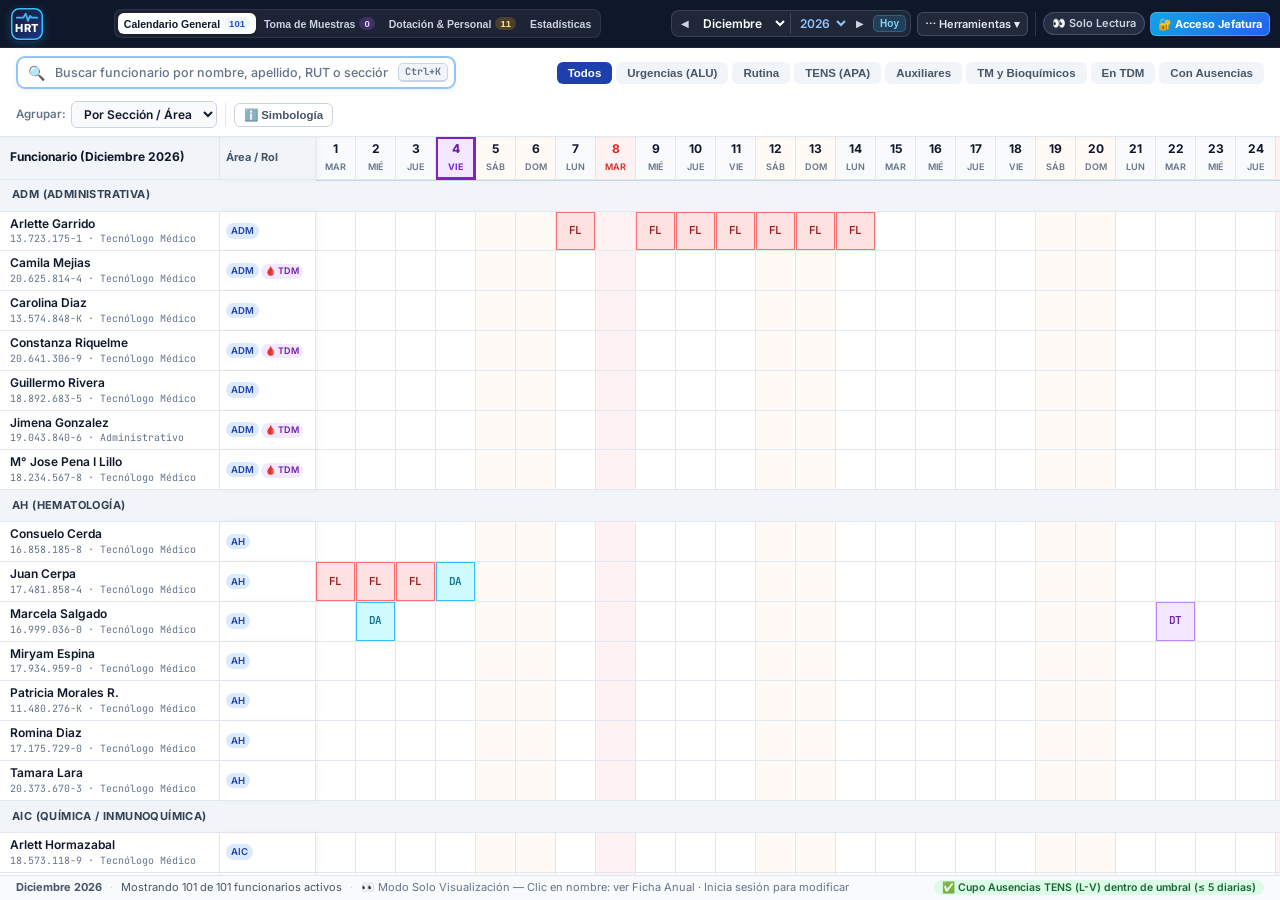
<file: index.html>
<!DOCTYPE html>
<html lang="es">
<head>
  <meta charset="UTF-8" />
  <meta name="viewport" content="width=device-width, initial-scale=1.0" />
  <title>Sistema de Gestión de Turnos y Dotación — Laboratorio Clínico HRT</title>
  <link rel="preconnect" href="https://fonts.googleapis.com">
  <link rel="preconnect" href="https://fonts.gstatic.com" crossorigin>
  <link href="https://fonts.googleapis.com/css2?family=Inter:wght@400;500;600;700;800&family=JetBrains+Mono:wght@500;600;700&display=swap" rel="stylesheet">
  <link rel="icon" type="image/svg+xml" href="data:image/svg+xml,%3Csvg xmlns='http://www.w3.org/2000/svg' viewBox='0 0 40 40'%3E%3Cdefs%3E%3ClinearGradient id='bg' x1='0%25' y1='0%25' x2='100%25' y2='100%25'%3E%3Cstop offset='0%25' stop-color='%230f172a'/%3E%3Cstop offset='100%25' stop-color='%231e3a8a'/%3E%3C/linearGradient%3E%3C/defs%3E%3Crect x='2' y='2' width='36' height='36' rx='9' fill='url(%23bg)' stroke='%2338bdf8' stroke-width='2'/%3E%3Cpath d='M8 12.5h7.8l2.6-4.7 2.8 8.4 2.4-5.8 1.8 2.1H32' fill='none' stroke='%2338bdf8' stroke-width='2.1' stroke-linecap='round' stroke-linejoin='round'/%3E%3Ctext x='20' y='29.5' text-anchor='middle' fill='%23ffffff' font-family='Inter,Segoe UI,Arial,sans-serif' font-weight='800' font-size='13' letter-spacing='0.6'%3EHRT%3C/text%3E%3C/svg%3E" />
  <link rel="stylesheet" href="styles.css" />
</head>
<body>
  <!-- ==================================================================== -->
  <!-- NIVEL 1: CABECERA INSTITUCIONAL INTEGRADA (1 SOLA LÍNEA LIMPIA)       -->
  <!-- ==================================================================== -->
  <header class="topbar">
    <div class="brand">
      <div class="brand-logo" title="Hospital Regional de Talca — Laboratorio Clínico">
        <svg class="brand-emblem-svg" viewBox="0 0 40 40" fill="none" xmlns="http://www.w3.org/2000/svg" aria-hidden="true">
          <defs>
            <linearGradient id="hrtExecBg" x1="0" y1="0" x2="40" y2="40" gradientUnits="userSpaceOnUse">
              <stop offset="0%" stop-color="#0f172a" />
              <stop offset="100%" stop-color="#1e3a8a" />
            </linearGradient>
          </defs>
          <!-- Marco e insignia ejecutiva oscura con borde cian clínico -->
          <rect x="2" y="2" width="36" height="36" rx="9" fill="url(#hrtExecBg)" stroke="#38bdf8" stroke-width="1.9" />
          <!-- Onda de pulso clínico (ECG) superior -->
          <path d="M8 12.5H15.8L18.4 7.8L21.2 16.2L23.6 10.4L25.4 12.5H32" stroke="#38bdf8" stroke-width="2.1" stroke-linecap="round" stroke-linejoin="round" />
          <!-- Monograma institucional HRT -->
          <text x="20" y="29.5" text-anchor="middle" fill="#ffffff" font-family="'Inter', 'Segoe UI', sans-serif" font-weight="800" font-size="13" letter-spacing="0.5">HRT</text>
        </svg>
      </div>
      <div class="brand-text">
        <h1>Laboratorio Clínico</h1>
        <p class="subtitle">Gestión de Turnos y Dotación</p>
      </div>
    </div>

    <!-- Pestañas Principales Integradas en la Cabecera -->
    <nav class="main-tabs" aria-label="Navegación Principal">
      <div class="tab-list">
        <button class="tab-btn active" data-tab="calendar">
          Calendario General <span class="tab-pill" id="badgeTotalStaff">0</span>
        </button>
        <button class="tab-btn" data-tab="tdm">
          Toma de Muestras <span class="tab-pill tab-pill-purple" id="badgeTdmCount">0</span>
        </button>
        <button class="tab-btn" data-tab="directory">
          Dotación &amp; Personal <span class="tab-pill tab-pill-warn" id="badgeIncompleteStaff">0</span>
        </button>
        <button class="tab-btn" data-tab="analytics">
          Estadísticas
        </button>
        <button class="tab-btn hidden" data-tab="audit" id="tabBtnAudit" data-role-req="editor" title="Historial de quién otorgó días o modificó turnos (Solo Jefatura y Administrador)">
          📋 Trazabilidad <span class="tab-pill tab-pill-cyan" id="badgeAuditCount">0</span>
        </button>
      </div>
    </nav>

    <!-- Selector de Periodo y Acciones Globales Compactas -->
    <div class="topbar-controls">
      <div class="period-selector" id="monthControlGroup">
        <button id="btnPrevMonth" class="btn-icon" title="Mes Anterior">◀</button>
        <select id="monthSelect" class="select-period" aria-label="Mes">
          <option value="1">Enero</option>
          <option value="2">Febrero</option>
          <option value="3">Marzo</option>
          <option value="4">Abril</option>
          <option value="5">Mayo</option>
          <option value="6">Junio</option>
          <option value="7">Julio</option>
          <option value="8">Agosto</option>
          <option value="9">Septiembre</option>
          <option value="10">Octubre</option>
          <option value="11">Noviembre</option>
          <option value="12">Diciembre</option>
        </select>
        <select id="yearSelect" class="select-period select-year" aria-label="Año">
          <option value="2026" selected>2026</option>
          <option value="2027">2027</option>
        </select>
        <button id="btnNextMonth" class="btn-icon" title="Mes Siguiente">▶</button>
        <button id="btnCurrentMonth" class="btn-today-chip" title="Ir a Octubre 2026">Hoy</button>
      </div>

      <div class="action-buttons">
        <button id="btnUndoAction" class="btn-topbar-icon" data-role-req="editor" title="Deshacer última modificación (Ctrl+Z)" disabled>
          ↩️
        </button>
        <button id="btnQuickRangeAbsence" class="btn btn-primary" data-role-req="editor" title="Registrar vacaciones, licencias médicas, días administrativos o permisos por rango de fechas">
          + Ausencia
        </button>
        <button id="btnOpenShiftManager" class="btn btn-topbar-subtle" data-role-req="editor" title="Generar ciclos de 4to Turno, pasar a Diurno o intercambiar rotaciones">
          ⚙️ Rotaciones
        </button>

        <!-- Menú desplegable de utilidades secundarias para evitar saturación visual -->
        <div class="dropdown-wrapper" id="moreToolsDropdown">
          <button type="button" id="btnMoreTools" class="btn btn-topbar-subtle" title="Más herramientas y exportación">
            ⋯ Herramientas ▾
          </button>
          <div class="dropdown-menu hidden" id="moreToolsMenu">
            <button type="button" id="btnExportCSV" class="dropdown-item">
              <span>📥</span>
              <div>
                <strong>Exportar Vista a CSV</strong>
                <small>Descarga planilla del mes compatible con Excel</small>
              </div>
            </button>
            <button type="button" id="btnGenerate2027" class="dropdown-item" data-role-req="admin">
              <span>✨</span>
              <div>
                <strong>Proyectar Año 2027</strong>
                <small>Calcula continuidad de 4to turno hacia 2027</small>
              </div>
            </button>
            <button type="button" id="btnExportBundle" class="dropdown-item" data-role-req="admin">
              <span>💾</span>
              <div>
                <strong>Guardar Base para Red (data_bundle.js)</strong>
                <small>Consolida nombres, turnos y trazabilidad</small>
              </div>
            </button>
            <button type="button" id="btnOpenCloudConfig" class="dropdown-item" data-role-req="admin">
              <span>☁️</span>
              <div>
                <strong>Conexión Web / Google Apps Script</strong>
                <small>Sincronización en la nube y estado de red</small>
              </div>
            </button>
            <hr class="dropdown-divider" data-role-req="admin" />
            <button type="button" id="btnSyncBaseData" class="dropdown-item dropdown-item-danger" data-role-req="admin">
              <span>🔄</span>
              <div>
                <strong>Restaurar Base Oficial</strong>
                <small>Recarga datos desde TURNOS 2026.xlsx</small>
              </div>
            </button>
          </div>
        </div>
      </div>

      <!-- Bloque de Control de Usuario y Sesión (Visualización vs Jefatura / Administrador) -->
      <div class="auth-topbar-box" id="authTopbarBox">
        <!-- Estado 1: Usuario Estándar sin sesión (Modo Solo Visualización) -->
        <div class="auth-guest-view" id="authGuestView">
          <span class="viewer-mode-pill" title="Acceso estándar de solo lectura. Inicia sesión para marcar días o editar turnos.">
            👀 Solo Lectura
          </span>
          <button type="button" id="btnOpenLoginModal" class="btn btn-login-topbar" title="Iniciar sesión como Jefatura o Administrador para modificar el calendario">
            🔐 Acceso Jefatura
          </button>
        </div>

        <!-- Estado 2: Sesión Iniciada (Jefatura o Administrador) -->
        <div class="auth-logged-view hidden" id="authLoggedView">
          <div class="logged-user-chip" id="loggedUserChip" title="Sesión activa con permisos de edición y trazabilidad">
            <span class="role-dot" id="loggedRoleDot"></span>
            <div class="logged-user-meta">
              <strong id="loggedUserName">Jefatura</strong>
              <small id="loggedUserRole">Jefatura</small>
            </div>
          </div>
          <button type="button" id="btnOpenUserManager" class="btn btn-topbar-subtle" data-role-req="admin" title="Administrar usuarios, roles y contraseñas">
            🔑 Usuarios
          </button>
          <button type="button" id="btnLogout" class="btn btn-logout-topbar" title="Cerrar sesión y volver a modo Solo Visualización">
            Salir
          </button>
        </div>
      </div>
    </div>
  </header>

  <!-- ==================================================================== -->
  <!-- NIVEL 2: BARRA DE TRABAJO CONTEXTUAL DEL CALENDARIO (1 LÍNEA)         -->
  <!-- ==================================================================== -->
  <section class="calendar-toolbar" id="calendarQuickBar">
    <!-- Protagonista: Buscador Rápido de Funcionario (Izquierda / Centro) -->
    <div class="search-hero-wrapper" id="searchHeroWrapper">
      <div class="search-box search-box-hero" id="globalSearchBox">
        <span class="search-hero-icon" aria-hidden="true">🔍</span>
        <input
          type="text"
          id="globalSearch"
          placeholder="Buscar funcionario por nombre, apellido, RUT o sección..."
          autocomplete="off"
          aria-label="Buscar funcionario en el calendario"
        />
        <span id="searchMatchBadge" class="search-match-badge hidden" title="Funcionarios encontrados en el mes">0</span>
        <kbd id="searchShortcutHint" class="search-kbd-hint" title="Atajo de teclado: presiona Ctrl+K o / para buscar rápidamente">Ctrl+K</kbd>
        <button type="button" id="btnClearSearch" class="btn-clear-search hidden" title="Limpiar búsqueda (Esc)">✕ Limpiar</button>
      </div>
    </div>

    <!-- Centro: Filtros Rápidos de Sección -->
    <div class="quick-filters">
      <button class="filter-chip active" data-filter="all">Todos</button>
      <button class="filter-chip" data-filter="urgencia">Urgencias (ALU)</button>
      <button class="filter-chip" data-filter="rutina">Rutina</button>
      <button class="filter-chip" data-filter="tens">TENS (APA)</button>
      <button class="filter-chip" data-filter="auxiliares">Auxiliares</button>
      <button class="filter-chip" data-filter="profesionales">TM y Bioquímicos</button>
      <button class="filter-chip" data-filter="tdm_active" title="Funcionarios con asignación en Toma de Muestras este mes">En TDM</button>
      <button class="filter-chip" data-filter="absent_month" title="Funcionarios con Vacaciones, Licencias o Permisos este mes">Con Ausencias</button>
    </div>

    <!-- Derecha: Agrupación y Botones de Paneles Auxiliares (Pintar / Leyenda) -->
    <div id="calendarTopbarTools" class="calendar-topbar-tools">
      <div class="toolbar-select-inline">
        <label for="groupBySelect">Agrupar:</label>
        <select id="groupBySelect" class="select-input select-compact">
          <option value="section" selected>Por Sección / Área</option>
          <option value="estamento">Por Estamento</option>
          <option value="modality">Por Jornada</option>
          <option value="alpha">Alfabético (A-Z)</option>
        </select>
      </div>

      <div class="toolbar-toggles">
        <button type="button" id="btnTogglePaintDrawer" class="btn-drawer-toggle" data-role-req="editor" title="Activar barra de pintado rápido en grilla (clic o arrastrar)">
          🎨 Pintar Rápido
        </button>
        <button type="button" id="btnToggleLegendDrawer" class="btn-drawer-toggle" title="Ver simbología de turnos y colores">
          ℹ️ Simbología
        </button>
      </div>
    </div>
  </section>

  <!-- ==================================================================== -->
  <!-- PANELES DESPLEGABLES BAJO DEMANDA (OCULTOS POR DEFECTO)               -->
  <!-- ==================================================================== -->
  <section class="legend-bar" id="calendarLegendBar">
    <!-- Cajón 1: Modo Pintar Rápido (Se abre solo al pulsar "🎨 Pintar Rápido") -->
    <div class="collapsible-drawer hidden" id="paintDrawerPanel">
      <div class="paint-toolbar">
        <span class="paint-toolbar-label">🎨 Pincel Activo (clic o arrastrar sobre celdas):</span>
        <div class="paint-tools" id="paintToolsGroup">
          <button class="paint-btn active" data-paint="" title="Modo normal: clic en cualquier celda abre ventana de detalle y rango">
            👆 Selección Normal
          </button>
          <button class="paint-btn paint-fl" data-paint="VACACIONES:FL">FL Vacaciones</button>
          <button class="paint-btn paint-da" data-paint="ADMINISTRATIVO:DA">DA Día Admin.</button>
          <button class="paint-btn paint-lm" data-paint="LICENCIA_MEDICA:LM">LM Licencia</button>
          <button class="paint-btn paint-dc" data-paint="COMPENSATORIO:DC" title="Día Compensatorio (Permiso para ausentarse)">DC Compensatorio</button>
          <button class="paint-btn paint-dt" data-paint="DEVOLUCION_TIEMPO:DT" title="Uso de Devolución de Tiempo (Ausencia/Permiso)">DT Uso Devol.</button>
          <button class="paint-btn paint-l" data-paint="TURNO:L">L Largo</button>
          <button class="paint-btn paint-n" data-paint="TURNO:N">N Noche</button>
          <button class="paint-btn paint-d" data-paint="TURNO:D">D Diurno</button>
          <button class="paint-btn paint-m" data-paint="TURNO:M">M Mañana</button>
          <button class="paint-btn paint-t" data-paint="TURNO:T">T Tarde</button>
          <button class="paint-btn paint-erase" data-paint="CLEAR">🧹 Borrar</button>
        </div>
        <button type="button" id="btnClosePaintDrawer" class="drawer-close-btn" title="Cerrar modo pintar y volver a selección normal">✕ Cerrar</button>
      </div>
    </div>

    <!-- Cajón 2: Simbología (Se abre solo al pulsar "ℹ️ Simbología") -->
    <div class="collapsible-drawer hidden" id="legendDrawerPanel">
      <div class="legend-items">
        <span class="legend-title">Simbología Oficial:</span>
        <span class="legend-badge shift-L"><b>L</b> Largo (08-20h)</span>
        <span class="legend-badge shift-N"><b>N</b> Noche (20-08h)</span>
        <span class="legend-badge shift-D"><b>D</b> Diurno</span>
        <span class="legend-badge shift-M"><b>M</b> Mañana</span>
        <span class="legend-badge shift-T"><b>T</b> Tarde</span>
        <span class="legend-badge ev-VACACIONES"><b>FL</b> Vacaciones</span>
        <span class="legend-badge ev-ADMINISTRATIVO"><b>DA</b> Admin.</span>
        <span class="legend-badge ev-LICENCIA_MEDICA"><b>LM</b> Licencia</span>
        <span class="legend-badge ev-COMPENSATORIO" title="Permiso Compensatorio (Ausencia justificada)"><b>DC</b> Compensatorio</span>
        <span class="legend-badge ev-DEVOLUCION_TIEMPO" title="Ausencia o salida por uso de Devolución de Tiempo"><b>DT</b> Uso Devol.</span>
        <span class="legend-badge ev-COMISION_SERVICIO"><b>*</b> Capacitación</span>
        <span class="legend-badge ev-EXTENSION_HORARIA" title="Quedarse más horas tras la jornada"><b>E+(N)</b> Extensión Horaria</span>
        <span class="legend-badge ev-HORAS_TURNO_EXTRA" title="Horas realizadas por turno extra"><b>H+(N)</b> Horas Turno Extra</span>
        <span class="legend-badge is-devolucion" title="Cuando E+N, H+N, L o N está en rosado, significa que se realizó para Devolución de Tiempo"><b>Rosado</b> = A Devolución (E+, H+, L, N)</span>
        <span class="legend-badge badge-tdm-dot">● En TDM</span>
      </div>
    </div>
  </section>

  <!-- CONTENIDO PRINCIPAL -->
  <main class="workspace">

    <!-- ==================================================================== -->
    <!-- VISTA 1: CALENDARIO GENERAL UNIFICADO                                -->
    <!-- ==================================================================== -->
    <section id="view-calendar" class="view-panel active">
      <div class="calendar-container" id="calendarScrollContainer">
        <table class="calendar-table" id="calendarTable">
          <thead id="calendarThead"></thead>
          <tbody id="calendarTbody"></tbody>
        </table>
      </div>

      <!-- Barra de Estado Inferior Discreta -->
      <footer class="calendar-footer-strip" id="calendarStatusStrip">
        <div class="strip-left">
          <strong id="calendarMonthLabel">Octubre 2026</strong>
          <span class="strip-sep">·</span>
          <span id="calendarVisibleCount">Mostrando 0 funcionarios</span>
          <span class="strip-sep">·</span>
          <span id="calendarPaintStatus" class="paint-status-pill">Clic en celda: editar rango · Clic en nombre: ver Ficha Anual</span>
        </div>
        <div class="strip-right" id="tensAbsenceSummaryPill"></div>
      </footer>
    </section>

    <!-- ==================================================================== -->
    <!-- VISTA 2: TOMA DE MUESTRAS (TDM)                                      -->
    <!-- ==================================================================== -->
    <section id="view-tdm" class="view-panel">
      <div class="panel-header">
        <div>
          <h2>🩸 Módulo de Toma de Muestras (TDM)</h2>
          <p>Tablero funcional de asignación diaria por puesto/box y matriz mensual interactiva vinculada en tiempo real con ausencias y turnos del Calendario General.</p>
        </div>
        <div class="tdm-controls">
          <button id="btnTdmPrevDay" class="btn btn-outline-dark btn-sm" title="Día Anterior">◀ Día Ant.</button>
          <label for="tdmDateInput">Fecha:</label>
          <input type="date" id="tdmDateInput" class="date-input" value="2026-10-26" />
          <button id="btnTdmNextDay" class="btn btn-outline-dark btn-sm" title="Día Siguiente">Día Sig. ▶</button>
          <select id="tdmFilterStation" class="select-input">
            <option value="all">Todas las Estaciones / Puestos</option>
            <option value="Box Toma de Muestra">Box Toma de Muestra AM (08:00 - 11:00)</option>
            <option value="TDM Tarde">TDM Tarde (11:00 - 17:00)</option>
            <option value="Apertura">Apertura Toma de Muestra (07:30)</option>
            <option value="Recepción">Recepción de Pacientes</option>
            <option value="Orientador">Orientador / Registros / UMT</option>
            <option value="SOS">Refuerzo SOS (08:30)</option>
            <option value="Urgencia">Apoyo Urgencia (07:00 - 08:00)</option>
          </select>
          <button id="btnAddTdmAssign" class="btn btn-primary" data-role-req="editor">+ Asignar a Puesto TDM</button>
        </div>
      </div>

      <div class="tdm-grid-layout">
        <div class="tdm-card">
          <div class="card-header">
            <h3 id="tdmDailyTitle">Dotación Asignada del Día</h3>
            <span class="badge" id="tdmDailyCount">0 asignados</span>
          </div>
          <div id="tdmDailyAlerts" class="tdm-alerts"></div>
          <div class="table-Wrapper">
            <table class="data-table" id="tdmDailyTable">
              <thead>
                <tr>
                  <th>Funcionario</th>
                  <th>RUT</th>
                  <th>Estamento / Área</th>
                  <th>Estación / Horario TDM</th>
                  <th>Estado en Calendario General</th>
                  <th>Acciones</th>
                </tr>
              </thead>
              <tbody id="tdmDailyTbody"></tbody>
            </table>
          </div>
        </div>

        <div class="tdm-card">
          <div class="card-header">
            <h3 id="tdmMonthMatrixTitle">Matriz Mensual de Rotación en Toma de Muestras</h3>
            <span class="card-subtitle">Haz clic en cualquier celda del mes para asignar, cambiar puesto o quitar de TDM</span>
          </div>
          <div class="tdm-matrix-legend">
            <span class="tdm-leg-item"><b class="tdm-chip-am">X</b> Box AM (08:00)</span>
            <span class="tdm-leg-item"><b class="tdm-chip-730">7:30</b> Apertura (07:30)</span>
            <span class="tdm-leg-item"><b class="tdm-chip-tarde">T</b> TDM Tarde (11-17h)</span>
            <span class="tdm-leg-item"><b class="tdm-chip-rec">R</b> Recepción</span>
            <span class="tdm-leg-item"><b class="tdm-chip-ori">O</b> Orientador/UMT</span>
            <span class="tdm-leg-item"><b class="tdm-chip-sos">SOS</b> Refuerzo 08:30</span>
            <span class="tdm-leg-item"><b class="tdm-chip-warn">!</b> Conflicto con Ausencia/Noche</span>
          </div>
          <div class="tdm-month-matrix-wrapper">
            <table class="calendar-table compact-table" id="tdmMonthTable">
              <thead id="tdmMonthThead"></thead>
              <tbody id="tdmMonthTbody"></tbody>
            </table>
          </div>
        </div>
      </div>
    </section>

    <!-- ==================================================================== -->
    <!-- VISTA 3: DIRECTORIO DE DOTACIÓN Y DATOS PENDIENTES                   -->
    <!-- ==================================================================== -->
    <section id="view-directory" class="view-panel">
      <div class="panel-header">
        <div>
          <h2>👥 Maestro Unificado de Dotación y Personal</h2>
          <p>Registro consolidado cruzado con Nómina de Laboratorio y Dotación Oficial HRT. Cada funcionario existe una única vez sin duplicarse entre secciones.</p>
        </div>
        <div class="directory-controls">
          <input type="text" id="dirSearch" class="search-input" placeholder="🔍 Filtrar por nombre, apellido o RUT..." />
          <select id="dirFilterSection" class="select-input" title="Filtrar por Sección / Área Oficial">
            <option value="all">Todas las Secciones</option>
            <option value="ALU">ALU (Urgencia y Biol. Molecular)</option>
            <option value="AH">AH (Hematología)</option>
            <option value="AIC">AIC (Química / Inmunoquímica)</option>
            <option value="AMB">AMB (Microbiología)</option>
            <option value="APA">APA (TENS)</option>
            <option value="ATE">ATE (Técnicas Especiales)</option>
            <option value="ADM">ADM (Administrativa)</option>
            <option value="Auxiliares">Auxiliares</option>
          </select>
          <select id="dirFilterStatus" class="select-input" title="Filtrar por Estado de Ficha o Relación de Servicio">
            <option value="all">Todos los Estados</option>
            <option value="active_month">🟢 Con Relación de Servicio Activa en el Mes</option>
            <option value="with_end_date">📅 Con Término o Múltiples Períodos de Servicio</option>
            <option value="ended_month">🔴 Sin Relación de Servicio en el Mes (Ocultos en Calendario)</option>
            <option value="incomplete">⚠️ Datos Incompletos (Sin RUT / 2° Apellido)</option>
            <option value="complete">✅ Datos Completos</option>
          </select>
          <select id="dirFilterModality" class="select-input" title="Filtrar por Tipo de Jornada">
            <option value="all">Todas las Jornadas</option>
            <option value="4to Turno / Rotativo">🔄 En Turno (4to Turno / Rotativo)</option>
            <option value="Diurno">☀️ Diurno (Lunes a Viernes)</option>
          </select>
          <select id="dirFilterEstamento" class="select-input" title="Filtrar por Estamento">
            <option value="all">Todos los Estamentos</option>
            <option value="Tecnólogo Médico">Tecnólogo Médico</option>
            <option value="Bioquímico">Bioquímico</option>
            <option value="TENS">TENS</option>
            <option value="Auxiliar">Auxiliar</option>
            <option value="Administrativo">Administrativo</option>
            <option value="Interno TM">Interno TM</option>
          </select>
          <span id="dirCountBadge" class="badge">0 mostrados</span>
          <button id="btnAddStaff" class="btn btn-primary" data-role-req="admin">+ Nuevo Funcionario</button>
        </div>
      </div>

      <div class="alert-banner warning-banner" id="incompleteStaffBanner" data-role-req="admin">
        <div class="banner-icon">⚠️</div>
        <div class="banner-content">
          <strong>Atención Coordinación:</strong> Se detectaron <span id="bannerIncompleteCount">0</span> registros en la planilla original a los cuales les falta el <strong>RUT</strong> o el <strong>Segundo Apellido</strong> (reemplazos o inducciones recientes). Haz clic en la tarjeta <strong>Pendientes por Completar</strong> o en <em>"Editar"</em> para actualizarlos.
        </div>
      </div>

      <div class="stats-cards-row">
        <div class="stat-card stat-card-clickable" data-dir-quick="all" title="Clic para mostrar toda la dotación">
          <span class="stat-label">Total Dotación Unificada</span>
          <strong class="stat-value" id="statTotalStaff">0</strong>
        </div>
        <div class="stat-card stat-ok stat-card-clickable" data-dir-quick="complete" title="Clic para filtrar funcionarios con datos completos">
          <span class="stat-label">Datos Completos (RUT + Nombre Oficial)</span>
          <strong class="stat-value" id="statCompleteStaff">0</strong>
        </div>
        <div class="stat-card stat-warn stat-card-clickable" data-dir-quick="incomplete" title="Clic para filtrar funcionarios con RUT o apellido pendiente">
          <span class="stat-label">Pendientes por Completar</span>
          <strong class="stat-value" id="statPendingStaff">0</strong>
        </div>
        <div class="stat-card stat-info stat-card-clickable" data-dir-quick="turno" title="Clic para filtrar funcionarios en modalidad 4to Turno / Rotativo">
          <span class="stat-label">En 4to Turno / Rotativo</span>
          <strong class="stat-value" id="statRotatingStaff">0</strong>
        </div>
      </div>

      <div class="table-card">
        <table class="data-table" id="directoryTable">
          <thead>
            <tr>
              <th>Estado</th>
              <th>Nombre en Calendario</th>
              <th>Nombre Legal Oficial (Nómina / GRC)</th>
              <th>RUT</th>
              <th>Estamento</th>
              <th>Sección / Área</th>
              <th>Modalidad</th>
              <th>Relación de Servicio</th>
              <th>Módulos / Hojas</th>
              <th>Acciones</th>
            </tr>
          </thead>
          <tbody id="directoryTbody"></tbody>
        </table>
      </div>
    </section>

    <!-- ==================================================================== -->
    <!-- VISTA 4: ESTADÍSTICAS Y EQUIDAD ANUAL                                -->
    <!-- ==================================================================== -->
    <section id="view-analytics" class="view-panel">
      <div class="panel-header">
        <div>
          <h2>📊 Estadísticas Anuales de Carga Laboral, Ausentismo y Equidad (<span id="analyticsYearLabel">2026</span>)</h2>
          <p>Consolidado anual por funcionario para control de equidad en turnos nocturnos, fines de semana/feriados, feriado legal, días administrativos y licencias médicas.</p>
        </div>
        <div class="analytics-controls">
          <input type="text" id="analyticsSearch" class="search-input" placeholder="🔍 Filtrar funcionario en estadísticas..." />
          <select id="analyticsFilterGroup" class="select-input">
            <option value="all">Toda la Dotación</option>
            <option value="ALU">Urgencias (ALU)</option>
            <option value="APA">TENS (APA)</option>
            <option value="AH">Hematología (AH)</option>
            <option value="AIC">Química / Inmunoquímica (AIC)</option>
            <option value="AMB">Microbiología (AMB)</option>
            <option value="ATE">Técnicas Especiales (ATE)</option>
            <option value="ADM">Administrativa (ADM)</option>
            <option value="Auxiliares">Auxiliares</option>
          </select>
        </div>
      </div>

      <div class="stats-cards-row" id="analyticsSummaryCards"></div>

      <div class="table-card">
        <table class="data-table" id="analyticsTable">
          <thead>
            <tr>
              <th>Funcionario</th>
              <th>RUT</th>
              <th>Estamento / Sección</th>
              <th class="num-col">Turnos Largo (L)</th>
              <th class="num-col">Turnos Noche (N)</th>
              <th class="num-col">Turnos Diurnos (D/M/T)</th>
              <th class="num-col">Fines de Semana / Feriados</th>
              <th class="num-col">Vacaciones (FL)</th>
              <th class="num-col">Días Admin. (DA)</th>
              <th class="num-col">Licencias (LM)</th>
              <th class="num-col">Días en TDM</th>
              <th>Ficha</th>
            </tr>
          </thead>
          <tbody id="analyticsTbody"></tbody>
        </table>
      </div>
    </section>

    <!-- ==================================================================== -->
    <!-- VISTA 5: BITÁCORA DE TRAZABILIDAD Y AUDITORÍA (SOLO JEFATURA/ADMIN)  -->
    <!-- ==================================================================== -->
    <section id="view-audit" class="view-panel">
      <div class="panel-header">
        <div>
          <h2>📋 Bitácora de Trazabilidad y Control de Modificaciones</h2>
          <p>Registro histórico inmutable de quién otorgó un día/permiso o modificó el calendario, con fecha/hora exacta y comparación del valor anterior vs. nuevo. <strong>Visible exclusivamente para Jefatura y Administración.</strong></p>
        </div>
        <div class="audit-controls">
          <input type="text" id="auditSearch" class="search-input" placeholder="🔍 Buscar funcionario, fecha o código..." />
          <select id="auditFilterUser" class="select-input" title="Filtrar por usuario que otorgó o modificó">
            <option value="all">Todos los Usuarios / Jefaturas</option>
          </select>
          <select id="auditFilterCategory" class="select-input" title="Filtrar por tipo de acción">
            <option value="all">Todas las Acciones</option>
            <option value="AUSENCIA">📅 Otorgamiento de Días / Ausencias</option>
            <option value="TURNO">🔄 Asignación / Cambio de Turnos</option>
            <option value="ESQUEMA">⚙️ Rotaciones / Paso a Diurno / Swap</option>
            <option value="TDM">🩸 Toma de Muestras (TDM)</option>
            <option value="LIMPIEZA">🧹 Limpieza / Eliminación de Días</option>
            <option value="PERSONAL">👥 Gestión de Personal / Usuarios</option>
          </select>
          <button id="btnExportAuditCSV" class="btn btn-outline-dark btn-sm" title="Descargar bitácora completa en formato CSV compatible con Excel">
            📥 Exportar Trazabilidad CSV
          </button>
          <button id="btnClearAuditLog" class="btn btn-danger-outline btn-sm" data-role-req="admin" title="Limpiar historial antiguo de trazabilidad (Solo Administrador)">
            🗑️ Depurar
          </button>
        </div>
      </div>

      <div class="stats-cards-row" id="auditSummaryCards"></div>

      <div class="table-card">
        <table class="data-table" id="auditTable">
          <thead>
            <tr>
              <th>Fecha y Hora</th>
              <th>Otorgado / Modificado por</th>
              <th>Categoría</th>
              <th>Funcionario Afectado</th>
              <th>Fecha(s) Calendario</th>
              <th>Cambio (Antes → Después)</th>
              <th>Detalle / Autorización</th>
            </tr>
          </thead>
          <tbody id="auditTbody"></tbody>
        </table>
      </div>
    </section>
  </main>

  <!-- ====================================================================== -->
  <!-- MODAL 1: EDITAR CELDA / AGENDAR RANGO DE TURNOS O AUSENCIAS            -->
  <!-- ====================================================================== -->
  <div class="modal-backdrop hidden" id="modalCellEdit">
    <div class="modal-card modal-lg">
      <div class="modal-header">
        <h3 id="modalCellTitle">Programar Turno, Permiso o Ausencia</h3>
        <button class="modal-close" id="btnCloseCellModal">✕</button>
      </div>
      <div class="modal-body">
        <!-- Banner de Trazabilidad del Registro Actual (Visible solo para Jefatura y Admin) -->
        <div id="cellAuditTraceBanner" class="cell-audit-banner hidden"></div>
        <div class="form-row">
          <div class="form-group">
            <label for="cellStaffSelect">Funcionario</label>
            <select id="cellStaffSelect" class="select-input full-width"></select>
            <input type="hidden" id="cellStaffId" />
          </div>
          <div class="form-group">
            <label for="cellRangeMode">Modo de Aplicación en el Rango</label>
            <select id="cellRangeMode" class="select-input full-width">
              <option value="all">Todos los días corridos (Lun a Dom)</option>
              <option value="weekdays">Solo días hábiles (Lun a Vie, omite Sáb/Dom y Feriados)</option>
            </select>
          </div>
        </div>

        <div class="form-row">
          <div class="form-group">
            <label for="cellDate">Fecha Desde</label>
            <input type="date" id="cellDate" class="text-input" />
          </div>
          <div class="form-group">
            <label for="cellEndDate">Fecha Hasta (inclusive)</label>
            <input type="date" id="cellEndDate" class="text-input" />
          </div>
        </div>

        <div class="quick-duration-bar">
          <span class="qd-label">Duración rápida:</span>
          <button type="button" class="qd-chip" data-days="1">Solo 1 día</button>
          <button type="button" class="qd-chip" data-days="5">5 días (L-V)</button>
          <button type="button" class="qd-chip" data-days="7">1 semana (7d)</button>
          <button type="button" class="qd-chip" data-days="14">2 semanas (14d)</button>
          <button type="button" class="qd-chip" data-days="15">15 días</button>
          <button type="button" class="qd-chip" data-days="21">3 semanas (21d)</button>
          <button type="button" class="qd-chip" data-days="month_end">Hasta fin de mes</button>
        </div>

        <div id="cellRangePreview" class="range-preview-banner">
          Se aplicará a <strong>1 día</strong>.
        </div>

        <div class="form-group" id="cellCodeGroup">
          <label for="cellCodeInput">Tipo de Asignación</label>
          <input type="hidden" id="cellEventType" value="" />
          <div class="quick-code-pills" id="quickCodePills">
            <button type="button" class="code-pill" data-code="L" data-type="TURNO" title="Turno Largo (08:00 - 20:00)">L (Largo)</button>
            <button type="button" class="code-pill" data-code="N" data-type="TURNO" title="Turno Noche (20:00 - 08:00)">N (Noche)</button>
            <button type="button" class="code-pill" data-code="D" data-type="TURNO">D (Diurno)</button>
            <button type="button" class="code-pill" data-code="M" data-type="TURNO">M (Mañana)</button>
            <button type="button" class="code-pill" data-code="T" data-type="TURNO">T (Tarde)</button>
            <button type="button" class="code-pill" data-code="FL" data-type="VACACIONES">FL (Vacaciones)</button>
            <button type="button" class="code-pill" data-code="DA" data-type="ADMINISTRATIVO">DA (Admin.)</button>
            <button type="button" class="code-pill" data-code="LM" data-type="LICENCIA_MEDICA">LM (Licencia)</button>
            <button type="button" class="code-pill" data-code="DC" data-type="COMPENSATORIO" title="Permiso por Día Compensatorio (Ausencia justificada)">DC (Compensatorio)</button>
            <button type="button" class="code-pill" data-code="DT" data-type="DEVOLUCION_TIEMPO" title="Ausencia o permiso usando horas a devolución">DT (Uso Devol.)</button>
            <button type="button" class="code-pill" data-code="*" data-type="COMISION_SERVICIO">* (Capacitación)</button>
            <button type="button" class="code-pill" data-code="PSG" data-type="SIN_GOCE_SUELDO">PSG (Sin Goce)</button>
            <button type="button" class="code-pill pill-extra-e" data-code="E+2" data-type="EXTENSION_HORARIA" title="Extensión Horaria: quedarse más horas después de su jornada">E+n (Extensión)</button>
            <button type="button" class="code-pill pill-extra-h" data-code="H+6" data-type="HORAS_TURNO_EXTRA" title="Horas realizadas por Turno Extra">H+n (Turno Extra)</button>
          </div>

          <!-- Campo directo para indicar cuántas horas (n) son cuando se selecciona E+n o H+n -->
          <div class="extra-hours-builder hidden" id="extraHoursBuilder">
            <label for="extraHoursNumberInput" class="eh-label" id="extraHoursBuilderLabel">Cantidad de horas a asignar:</label>
            <div class="eh-input-inline">
              <span class="eh-prefix-badge" id="extraHoursPrefixBadge">E+</span>
              <input type="number" id="extraHoursNumberInput" class="text-input eh-number-input" min="1" max="24" step="1" value="2" />
              <span class="eh-unit-text">horas</span>
            </div>
          </div>

          <!-- Selector inmediato cuando se elige DA (Día Administrativo): Día Completo vs Medio Día (Mañana DA-M / Tarde DA-T) -->
          <div class="da-mode-builder hidden" id="daModeBuilder">
            <span class="da-builder-title">📋 Jornada del Día Administrativo:</span>
            <div class="da-mode-radios">
              <label class="da-radio-pill">
                <input type="radio" name="daModeRadio" id="daModeFull" value="DA" checked />
                <span>📅 Día Completo (<strong>DA</strong>)</span>
              </label>
              <label class="da-radio-pill">
                <input type="radio" name="daModeRadio" id="daModeMorning" value="DA-M" />
                <span>🌅 Media Jornada Mañana (<strong>DA-M</strong>)</span>
              </label>
              <label class="da-radio-pill">
                <input type="radio" name="daModeRadio" id="daModeAfternoon" value="DA-T" />
                <span>🌇 Media Jornada Tarde (<strong>DA-T</strong>)</span>
              </label>
            </div>
          </div>

          <!-- Selector inmediato cuando se elige DT (Uso de Devolución de Tiempo): Horario específico vs Todo el día -->
          <div class="dt-schedule-builder hidden" id="dtScheduleBuilder">
            <div class="dt-builder-header">
              <span class="dt-builder-title">🟣 ¿En qué modalidad u horario será la Devolución de Tiempo (DT)?</span>
              <div class="dt-mode-radios">
                <label class="dt-radio-pill">
                  <input type="radio" name="dtModeRadio" id="dtModePartial" value="partial" checked />
                  <span>🕒 Entre horarios</span>
                </label>
                <label class="dt-radio-pill">
                  <input type="radio" name="dtModeRadio" id="dtModeFull" value="full" />
                  <span>📅 Todo el día</span>
                </label>
              </div>
            </div>
            <div class="dt-time-row" id="dtTimeInputsRow">
              <span class="dt-time-label">Desde:</span>
              <input type="time" id="dtStartTime" class="text-input dt-time-input" value="15:00" />
              <span class="dt-time-label">Hasta:</span>
              <input type="time" id="dtEndTime" class="text-input dt-time-input" value="17:00" />
              <span class="dt-time-or">o glosa:</span>
              <input type="text" id="dtScheduleTextInput" class="text-input dt-schedule-text" placeholder="Ej: 15:00-17:00" />
            </div>
            <small class="dt-builder-hint">En la celda se mostrará siempre <strong>DT</strong> para mantener el ancho uniforme de las columnas, y el horario exacto aparecerá al pasar el cursor.</small>
          </div>

          <input type="text" id="cellCodeInput" class="text-input" placeholder="Selecciona un botón o escribe el código (ej: L, FL, DC, DT, E+3)..." />
        </div>

        <!-- Opción de Retribución: "¿Es para Devolución de Tiempo?" (para E+N, H+N, y turnos puntuales L / N) -->
        <div class="devolucion-toggle-card hidden" id="cellDevolucionGroup">
          <label class="checkbox-label devolucion-checkbox-label">
            <input type="checkbox" id="cellDevolucionCheck" />
            <div>
              <strong>🔄 Realizado para "Devolución de Tiempo"</strong>
              <small>Marca la celda en <b>color rosado</b> (ej: <b>E+5</b>, <b>H+6</b>, <b>L</b> o <b>N</b> rosada) indicando que suma horas a devolución en lugar de pago extra.</small>
            </div>
          </label>
        </div>

        <div class="form-row">
          <div class="form-group">
            <label for="cellDescInput">Observación / Detalle</label>
            <input type="text" id="cellDescInput" class="text-input" placeholder="Detalle opcional del turno, reemplazo o permiso..." />
          </div>
          <div class="form-group">
            <label for="cellAuthorizedByInput">🛡️ Otorgado / Autorizado por (Trazabilidad)</label>
            <input type="text" id="cellAuthorizedByInput" class="text-input" placeholder="Nombre de quien autoriza o modifica..." />
          </div>
        </div>

        <hr class="divider" />

        <div class="form-group">
          <label class="checkbox-label">
            <input type="checkbox" id="cellTdmCheck" />
            <span>Asignar también a <strong>Toma de Muestras (TDM)</strong> en las fechas seleccionadas</span>
          </label>
        </div>

        <div class="form-group hidden" id="cellTdmStationGroup">
          <label for="cellTdmStation">Estación / Puesto en Toma de Muestras</label>
          <select id="cellTdmStation" class="select-input full-width">
            <option value="Box Toma de Muestra AM (08:00 - 11:00)">Box Toma de Muestra AM (08:00 - 11:00)</option>
            <option value="TDM Tarde (11:00 - 17:00)">TDM Tarde (11:00 - 17:00)</option>
            <option value="Apertura Toma de Muestra (07:30)">Apertura Toma de Muestra (07:30)</option>
            <option value="Recepción de Pacientes (08:00 - 17:00)">Recepción de Pacientes (08:00 - 17:00)</option>
            <option value="Recepción Apertura (07:30 - 08:00)">Recepción Apertura (07:30 - 08:00)</option>
            <option value="Orientador y Apoyo (08:00)">Orientador y Apoyo (08:00)</option>
            <option value="Box Toma de Muestra AM (08:00 - 11:00) · Encargada Registros e Insumos">Encargada Registros e Insumos (08:00)</option>
            <option value="Box Toma de Muestra AM (08:00 - 11:00) · Encargado Muestras UMT">Encargado de dejar muestras a UMT</option>
            <option value="Refuerzo SOS Toma de Muestra (08:30)">Refuerzo SOS Toma de Muestra (08:30)</option>
            <option value="Apoyo Toma de Muestra (08:00 - 08:30)">Apoyo Toma de Muestra (08:00 - 08:30)</option>
            <option value="Apoyo Urgencia (07:00 - 08:00)">Apoyo Urgencia (07:00 - 08:00)</option>
          </select>
        </div>
      </div>
      <div class="modal-footer">
        <button class="btn btn-danger-outline" id="btnClearCell">🗑️ Limpiar Rango</button>
        <div class="footer-right">
          <button class="btn btn-outline-dark" id="btnCancelCell">Cancelar</button>
          <button class="btn btn-primary" id="btnSaveCell">💾 Guardar Asignación</button>
        </div>
      </div>
    </div>
  </div>

  <!-- ====================================================================== -->
  <!-- MODAL 2: GESTOR DE ESQUEMAS DE TURNO Y ROTACIONES                      -->
  <!-- ====================================================================== -->
  <div class="modal-backdrop hidden" id="modalShiftManager">
    <div class="modal-card modal-lg">
      <div class="modal-header">
        <h3>⚙️ Gestor de Esquemas de Turno, Paso a Diurno e Intercambios</h3>
        <button class="modal-close" id="btnCloseShiftManager">✕</button>
      </div>
      <div class="modal-body">
        <div class="sub-tabs" id="shiftManagerTabs">
          <button type="button" class="sub-tab-btn active" data-sm-tab="4toturno">🔄 Generar Ciclo 4to Turno</button>
          <button type="button" class="sub-tab-btn" data-sm-tab="diurno">☀️ Pasar a Diurno / Limpiar</button>
          <button type="button" class="sub-tab-btn" data-sm-tab="swap">🔀 Intercambiar Rotación</button>
        </div>

        <div class="sm-panel active" id="sm-panel-4toturno">
          <p class="sm-help">
            Genera automáticamente la secuencia rotativa de <strong>4to Turno (Largo → Noche → Saliente → Libre)</strong> para un funcionario desde la fecha inicial hasta la fecha final seleccionada.
          </p>
          <div class="form-group">
            <label for="smStaff">Funcionario</label>
            <select id="smStaff" class="select-input full-width"></select>
          </div>
          <div class="form-row">
            <div class="form-group">
              <label for="smStartDate">Fecha Inicio del Ciclo</label>
              <input type="date" id="smStartDate" class="text-input" />
            </div>
            <div class="form-group">
              <label for="smEndDate">Fecha Término</label>
              <input type="date" id="smEndDate" class="text-input" />
            </div>
          </div>
          <div class="quick-duration-bar">
            <span class="qd-label">Extensión rápida:</span>
            <button type="button" class="sm-qd-chip" data-target="sm" data-span="month">Todo el mes actual</button>
            <button type="button" class="sm-qd-chip" data-target="sm" data-span="quarter">Próximos 3 meses</button>
            <button type="button" class="sm-qd-chip" data-target="sm" data-span="year_end">Hasta el 31 de Diciembre</button>
          </div>
          <div class="form-group">
            <label for="smPattern">Fase del Ciclo en la Fecha de Inicio (Día 1)</label>
            <select id="smPattern" class="select-input full-width">
              <option value="L">Día 1 = Largo (L → N → Libre → Libre)</option>
              <option value="N">Día 1 = Noche (N → Libre → Libre → L)</option>
              <option value="X1">Día 1 = Libre 1 / Saliente (Libre → Libre → L → N)</option>
              <option value="X2">Día 1 = Libre 2 (Libre → L → N → Libre)</option>
            </select>
          </div>
          <div class="form-group">
            <label class="checkbox-label">
              <input type="checkbox" id="smPreserveAbsences" checked />
              <span>Respetar ausencias legales ya registradas en el periodo (Vacaciones FL, Licencias LM, Días Admin DA)</span>
            </label>
          </div>
        </div>

        <div class="sm-panel hidden" id="sm-panel-diurno">
          <p class="sm-help">
            Permite pasar a un funcionario desde modalidad de turno rotativo a <strong>Jornada Diurna (Lunes a Viernes)</strong> o limpiar sus turnos rotativos en un rango de fechas.
          </p>
          <div class="form-group">
            <label for="smDiurnoStaff">Funcionario</label>
            <select id="smDiurnoStaff" class="select-input full-width"></select>
          </div>
          <div class="form-row">
            <div class="form-group">
              <label for="smDiurnoStart">Fecha Desde</label>
              <input type="date" id="smDiurnoStart" class="text-input" />
            </div>
            <div class="form-group">
              <label for="smDiurnoEnd">Fecha Hasta</label>
              <input type="date" id="smDiurnoEnd" class="text-input" />
            </div>
          </div>
          <div class="form-group">
            <label for="smDiurnoFillD">Acción en Días Hábiles (Lunes a Viernes, excluyendo feriados)</label>
            <select id="smDiurnoFillD" class="select-input full-width">
              <option value="fill_D">Asignar código "D" (Jornada Diurna) de Lunes a Viernes y liberar fines de semana/feriados</option>
              <option value="fill_M">Asignar código "M" (Mañana) de Lunes a Viernes y liberar fines de semana/feriados</option>
              <option value="clear_only">Limpiar todos los turnos operativos en el rango (dejar celdas en blanco como personal diurno)</option>
            </select>
          </div>
          <div class="form-group">
            <label class="checkbox-label">
              <input type="checkbox" id="smDiurnoUpdateProfile" checked />
              <span>Actualizar también la modalidad del funcionario a <strong>"Diurno"</strong> en su ficha maestra</span>
            </label>
          </div>
          <div class="form-group">
            <label class="checkbox-label">
              <input type="checkbox" id="smDiurnoPreserveAbs" checked />
              <span>Mantener intactas las Vacaciones (FL), Licencias (LM) y Días Administrativos (DA) existentes</span>
            </label>
          </div>
        </div>

        <div class="sm-panel hidden" id="sm-panel-swap">
          <p class="sm-help">
            Intercambia día por día los turnos asignados entre el <strong>Funcionario A</strong> y el <strong>Funcionario B</strong> durante el periodo indicado (cambio de turno o enroque de rotación).
          </p>
          <div class="form-row">
            <div class="form-group">
              <label for="smSwapStaffA">Funcionario A</label>
              <select id="smSwapStaffA" class="select-input full-width"></select>
            </div>
            <div class="form-group">
              <label for="smSwapStaffB">Funcionario B</label>
              <select id="smSwapStaffB" class="select-input full-width"></select>
            </div>
          </div>
          <div class="form-row">
            <div class="form-group">
              <label for="smSwapStart">Fecha Desde</label>
              <input type="date" id="smSwapStart" class="text-input" />
            </div>
            <div class="form-group">
              <label for="smSwapEnd">Fecha Hasta</label>
              <input type="date" id="smSwapEnd" class="text-input" />
            </div>
          </div>
        </div>
      </div>
      <div class="modal-footer">
        <div></div>
        <div class="footer-right">
          <button class="btn btn-outline-dark" id="btnCancelShiftManager">Cancelar</button>
          <button class="btn btn-primary" id="btnApplyShiftManager">✅ Aplicar Esquema / Cambio</button>
        </div>
      </div>
    </div>
  </div>

  <!-- ====================================================================== -->
  <!-- MODAL 3: EDITAR / COMPLETAR FICHA DE FUNCIONARIO                       -->
  <!-- ====================================================================== -->
  <div class="modal-backdrop hidden" id="modalStaffEdit">
    <div class="modal-card">
      <div class="modal-header">
        <h3 id="modalStaffTitle">Ficha de Funcionario</h3>
        <button class="modal-close" id="btnCloseStaffModal">✕</button>
      </div>
      <div class="modal-body">
        <input type="hidden" id="staffEditId" />

        <div class="form-group">
          <label for="staffEditName">Nombre Corto (Visualización en Calendario)</label>
          <input type="text" id="staffEditName" class="text-input" placeholder="Ej: Patricia Morales Morales" />
        </div>

        <div class="form-group">
          <label for="staffEditOfficialName">Nombre Completo Legal (Nombres + Dos Apellidos)</label>
          <input type="text" id="staffEditOfficialName" class="text-input" placeholder="Ej: PATRICIA ANDREA MORALES MORALES" />
        </div>

        <div class="form-row">
          <div class="form-group">
            <label for="staffEditRut">RUT (con o sin puntos)</label>
            <input type="text" id="staffEditRut" class="text-input" placeholder="Ej: 18559854-3 o 18.559.854-3" />
          </div>
          <div class="form-group">
            <label for="staffEditRole">Categoría</label>
            <select id="staffEditRole" class="select-input full-width">
              <option value="Profesional">Profesional</option>
              <option value="TENS">TENS</option>
              <option value="Administrativo">Administrativo</option>
              <option value="Auxiliar">Auxiliar</option>
              <option value="Interno TM">Interno TM</option>
            </select>
          </div>
        </div>

        <div class="form-row">
          <div class="form-group">
            <label for="staffEditEstamento">Estamento Oficial</label>
            <input type="text" id="staffEditEstamento" class="text-input" placeholder="Ej: Tecnólogo Médico, Bioquímico, TENS..." />
          </div>
          <div class="form-group">
            <label for="staffEditSection">Sección / Área Oficial HRT</label>
            <select id="staffEditSection" class="select-input full-width">
              <option value="ALU">ALU (Urgencia y Biología Molecular)</option>
              <option value="AH">AH (Hematología)</option>
              <option value="AIC">AIC (Química / Inmunoquímica)</option>
              <option value="AMB">AMB (Microbiología)</option>
              <option value="APA">APA (TENS)</option>
              <option value="ATE">ATE (Técnicas Especiales)</option>
              <option value="ADM">ADM (Administrativa)</option>
              <option value="Auxiliares">Auxiliares</option>
            </select>
          </div>
        </div>

        <div class="form-group">
          <label for="staffEditModality">Modalidad de Jornada</label>
          <select id="staffEditModality" class="select-input full-width">
            <option value="Diurno">Diurno (Lunes a Viernes)</option>
            <option value="4to Turno / Rotativo">4to Turno / Rotativo (L - N - Libre - Libre)</option>
          </select>
        </div>

        <div class="contract-vigencia-box">
          <div class="contract-box-header">
            <strong>📋 Relación de Servicio</strong>
            <small>Define uno o múltiples períodos de Relación de Servicio (inicio y término) para controlar en qué meses y días aparece el funcionario en el calendario.</small>
          </div>
          <div class="form-row">
            <div class="form-group">
              <label for="staffEditContractStart" id="labelStaffContractStart">Fecha de Inicio (Período 1)</label>
              <input type="date" id="staffEditContractStart" class="text-input" value="2026-01-01" />
              <small class="field-hint">Por defecto 01-01-2026. No aparecerá en meses previos a su inicio.</small>
            </div>
            <div class="form-group">
              <label for="staffEditContractStatus">Tipo de Relación de Servicio</label>
              <select id="staffEditContractStatus" class="select-input full-width">
                <option value="indefinido">🟢 Indefinida / Permanente (Continua)</option>
                <option value="plazo_fijo">📅 Con Fecha de Término o por Períodos (Reemplazos)</option>
              </select>
            </div>
          </div>

          <div class="form-group hidden" id="staffEditContractEndGroup">
            <label for="staffEditContractEnd">Fecha de Término (Período 1)</label>
            <div class="contract-end-row">
              <input type="date" id="staffEditContractEnd" class="text-input" />
              <button type="button" class="btn btn-outline-dark btn-sm" id="btnClearContractEnd" title="Volver a Relación de Servicio Indefinida / Permanente">
                ↺ Dejar Indefinida
              </button>
            </div>

            <div id="extraServicePeriodsList" class="extra-periods-list"></div>

            <div class="extra-periods-actions">
              <button type="button" class="btn btn-outline-dark btn-sm" id="btnAddServicePeriod" title="Agregar otro período de inicio y término (para reemplazos cortos o esporádicos)">
                ➕ Agregar otro período de Relación de Servicio
              </button>
            </div>
            <small class="field-hint">Puedes registrar múltiples períodos para reemplazos esporádicos (ej. febrero y luego agosto). Si el último período continúa activo, deja su fecha de término en blanco.</small>
          </div>
        </div>
      </div>
      <div class="modal-footer">
        <div></div>
        <div class="footer-right">
          <button class="btn btn-outline-dark" id="btnCancelStaff">Cancelar</button>
          <button class="btn btn-primary" id="btnSaveStaff">💾 Guardar Funcionario</button>
        </div>
      </div>
    </div>
  </div>

  <!-- ====================================================================== -->
  <!-- MODAL 4: ASIGNAR FUNCIONARIO A TOMA DE MUESTRA (TDM)                   -->
  <!-- ====================================================================== -->
  <div class="modal-backdrop hidden" id="modalTdmAssign">
    <div class="modal-card">
      <div class="modal-header">
        <h3>🩸 Asignar Funcionario a Toma de Muestras (TDM)</h3>
        <button class="modal-close" id="btnCloseTdmModal">✕</button>
      </div>
      <div class="modal-body">
        <div class="form-row">
          <div class="form-group">
            <label for="tdmModalDate">Fecha Desde</label>
            <input type="date" id="tdmModalDate" class="text-input" />
          </div>
          <div class="form-group">
            <label for="tdmModalEndDate">Fecha Hasta (inclusive)</label>
            <input type="date" id="tdmModalEndDate" class="text-input" />
          </div>
        </div>
        <div class="form-group">
          <label for="tdmModalStaff">Seleccionar Funcionario (Unificado)</label>
          <select id="tdmModalStaff" class="select-input full-width"></select>
        </div>
        <div id="tdmModalConflictAlert" class="tdm-conflict-box hidden"></div>
        <div class="form-group">
          <label for="tdmModalStation">Estación / Box / Horario</label>
          <select id="tdmModalStation" class="select-input full-width">
            <option value="Box Toma de Muestra AM (08:00 - 11:00)">Box Toma de Muestra AM (08:00 - 11:00)</option>
            <option value="TDM Tarde (11:00 - 17:00)">TDM Tarde (11:00 - 17:00)</option>
            <option value="Apertura Toma de Muestra (07:30)">Apertura Toma de Muestra (07:30)</option>
            <option value="Recepción de Pacientes (08:00 - 17:00)">Recepción de Pacientes (08:00 - 17:00)</option>
            <option value="Recepción Apertura (07:30 - 08:00)">Recepción Apertura (07:30 - 08:00)</option>
            <option value="Orientador y Apoyo (08:00)">Orientador y Apoyo (08:00)</option>
            <option value="Box Toma de Muestra AM (08:00 - 11:00) · Encargada Registros e Insumos">Encargada Registros e Insumos (08:00)</option>
            <option value="Box Toma de Muestra AM (08:00 - 11:00) · Encargado Muestras UMT">Encargado de dejar muestras a UMT</option>
            <option value="Refuerzo SOS Toma de Muestra (08:30)">Refuerzo SOS Toma de Muestra (08:30)</option>
            <option value="Apoyo Toma de Muestra (08:00 - 08:30)">Apoyo Toma de Muestra (08:00 - 08:30)</option>
            <option value="Apoyo Urgencia (07:00 - 08:00)">Apoyo Urgencia (07:00 - 08:00)</option>
          </select>
        </div>
      </div>
      <div class="modal-footer">
        <div></div>
        <div class="footer-right">
          <button class="btn btn-outline-dark" id="btnCancelTdmModal">Cancelar</button>
          <button class="btn btn-primary" id="btnSaveTdmModal">💾 Confirmar Asignación TDM</button>
        </div>
      </div>
    </div>
  </div>

  <!-- ====================================================================== -->
  <!-- MODAL 5: FICHA ANUAL DEL FUNCIONARIO (VISTA 12 MESES + KPIS)           -->
  <!-- ====================================================================== -->
  <div class="modal-backdrop hidden" id="modalStaffAnnual">
    <div class="modal-card modal-xl">
      <div class="modal-header">
        <div>
          <h3 id="annualStaffTitle">Ficha Anual del Funcionario</h3>
          <p id="annualStaffSubtitle" class="modal-subtitle"></p>
        </div>
        <div class="modal-header-actions">
          <button class="btn btn-outline-dark btn-sm" id="btnAnnualEditProfile" data-role-req="admin">✏️ Editar Datos Personales</button>
          <button class="btn btn-primary btn-sm" id="btnAnnualAddAbsence" data-role-req="editor">📅 Agendar Ausencia</button>
          <button class="modal-close" id="btnCloseAnnualModal">✕</button>
        </div>
      </div>
      <div class="modal-body">
        <div class="annual-kpi-grid" id="annualKpiGrid"></div>
        <div class="annual-calendar-wrapper">
          <table class="calendar-table compact-table" id="annualTimelineTable">
            <thead id="annualTimelineThead"></thead>
            <tbody id="annualTimelineTbody"></tbody>
          </table>
        </div>
      </div>
    </div>
  </div>

  <!-- ====================================================================== -->
  <!-- MODAL 6: INICIO DE SESIÓN (JEFATURA Y ADMINISTRADOR)                   -->
  <!-- ====================================================================== -->
  <div class="modal-backdrop hidden" id="modalLogin">
    <div class="modal-card" style="max-width: 430px;">
      <div class="modal-header">
        <div>
          <h3>🔐 Acceso Jefatura y Administración</h3>
          <p class="modal-subtitle">Inicia sesión para habilitar la modificación del calendario y ver trazabilidad</p>
        </div>
        <button class="modal-close" id="btnCloseLoginModal">✕</button>
      </div>
      <form id="loginForm" class="modal-body">
        <div id="loginErrorAlert" class="tdm-conflict-box hidden"></div>

        <div class="form-group">
          <label for="loginUsernameInput">Usuario o Correo Institucional</label>
          <input type="text" id="loginUsernameInput" class="text-input" placeholder="Ej: grivera@hospitaldetalca.cl, laboratoriohrt@hospitaldetalca.cl o jefatura" autocomplete="username" required />
        </div>

        <div class="form-group">
          <label for="loginPasswordInput">Contraseña</label>
          <input type="password" id="loginPasswordInput" class="text-input" placeholder="Ingresa tu contraseña..." autocomplete="current-password" required />
        </div>

        <div class="login-roles-hint">
          <strong>Niveles de Acceso del Sistema:</strong>
          <ul>
            <li>👀 <b>Acceso General (Sin Login):</b> Solo visualización del calendario y estadísticas.</li>
            <li>🩺 <b>Rol Jefatura:</b> Permite marcar días/ausencias, rotaciones, TDM y ver trazabilidad.</li>
            <li>🛡️ <b>Rol Administrador:</b> Permisos totales (incluye crear/editar usuarios, dotación y base de datos).</li>
          </ul>
          <div class="login-demo-credentials">
            <span>Cuentas autorizadas iniciales:</span>
            <div class="demo-cred-chips">
              <button type="button" class="qd-chip btn-quick-fill-login" data-u="grivera@hospitaldetalca.cl" data-p="admin2026">🛡️ grivera@hospitaldetalca.cl</button>
              <button type="button" class="qd-chip btn-quick-fill-login" data-u="laboratoriohrt@hospitaldetalca.cl" data-p="admin2026">🛡️ laboratoriohrt@hospitaldetalca.cl</button>
              <button type="button" class="qd-chip btn-quick-fill-login" data-u="jefatura" data-p="jefe2026">🩺 Jefatura</button>
            </div>
          </div>
        </div>

        <div class="modal-footer" style="margin: 4px -18px -16px -18px;">
          <button type="button" class="btn btn-outline-dark" id="btnCancelLoginModal">Seguir en Modo Lectura</button>
          <button type="submit" class="btn btn-primary">🔓 Iniciar Sesión</button>
        </div>
      </form>
    </div>
  </div>

  <!-- ====================================================================== -->
  <!-- MODAL 7: ADMINISTRACIÓN DE USUARIOS Y PERMISOS (SOLO ADMINISTRADOR)    -->
  <!-- ====================================================================== -->
  <div class="modal-backdrop hidden" id="modalUserManager">
    <div class="modal-card modal-lg">
      <div class="modal-header">
        <div>
          <h3>🔑 Administración de Usuarios y Niveles de Acceso</h3>
          <p class="modal-subtitle">Crea cuentas personalizadas para Jefatura o Administradores para identificar quién otorga cada día en la trazabilidad.</p>
        </div>
        <button class="modal-close" id="btnCloseUserManager">✕</button>
      </div>
      <div class="modal-body">
        <div class="user-form-card">
          <h4 id="userFormTitle">➕ Crear / Actualizar Usuario Autorizado</h4>
          <input type="hidden" id="userEditOriginalUsername" value="" />
          <div class="form-row">
            <div class="form-group">
              <label for="userEditFullName">Nombre y Cargo (Visible en Trazabilidad)</label>
              <input type="text" id="userEditFullName" class="text-input" placeholder="Ej: TM María José — Jefatura" />
            </div>
            <div class="form-group">
              <label for="userEditRoleSelect">Nivel de Permiso / Rol</label>
              <select id="userEditRoleSelect" class="select-input full-width">
                <option value="jefatura">🩺 Jefatura (Marcar Días, Turnos, TDM y Ver Trazabilidad)</option>
                <option value="admin">🛡️ Administrador (Permisos Totales + Gestión de Usuarios y Dotación)</option>
              </select>
            </div>
          </div>
          <div class="form-row">
            <div class="form-group">
              <label for="userEditUsername">Nombre de Usuario (para iniciar sesión)</label>
              <input type="text" id="userEditUsername" class="text-input" placeholder="Ej: mjose" />
            </div>
            <div class="form-group">
              <label for="userEditPassword">Contraseña de Acceso</label>
              <input type="text" id="userEditPassword" class="text-input" placeholder="Escribe la contraseña..." />
            </div>
          </div>
          <div class="user-form-actions">
            <button type="button" class="btn btn-outline-dark btn-sm hidden" id="btnCancelUserEdit">Cancelar Edición</button>
            <button type="button" class="btn btn-primary btn-sm" id="btnSaveUserAccount">💾 Guardar Usuario</button>
          </div>
        </div>

        <div class="table-card">
          <table class="data-table" id="usersListTable">
            <thead>
              <tr>
                <th>Nombre en Trazabilidad</th>
                <th>Usuario</th>
                <th>Rol / Permisos</th>
                <th>Contraseña</th>
                <th>Acciones</th>
              </tr>
            </thead>
            <tbody id="usersListTbody"></tbody>
          </table>
        </div>
      </div>
      <div class="modal-footer">
        <small style="color:#64748b;">💡 Los funcionarios sin cuenta acceden automáticamente en modo Solo Visualización.</small>
        <button class="btn btn-outline-dark" id="btnCloseUserManagerFooter">Cerrar</button>
      </div>
    </div>
  </div>

  <!-- ====================================================================== -->
  <!-- MODAL 8: CONEXIÓN WEB Y GOOGLE APPS SCRIPT (SOLO ADMINISTRADOR)        -->
  <!-- ====================================================================== -->
  <div class="modal-backdrop hidden" id="modalCloudConfig">
    <div class="modal-card modal-lg">
      <div class="modal-header">
        <div>
          <h3>☁️ Ejecución en la Web y Sincronización con Google Apps Script</h3>
          <p class="modal-subtitle">Configura el enlace de tu Web App de Google Apps Script o revisa el estado de almacenamiento.</p>
        </div>
        <button class="modal-close" id="btnCloseCloudConfig">✕</button>
      </div>
      <div class="modal-body">
        <div class="sm-help">
          <strong>¿Cómo funciona la sincronización web?</strong><br />
          1. Si abres el sistema directamente dentro de <strong>Google Apps Script</strong>, se conecta de forma automática a tu Google Drive y escribe la hoja <code>BITÁCORA DE TRAZABILIDAD</code> en tu Google Sheet.<br />
          2. Si abres el archivo desde tu PC o desde un hosting externo, puedes pegar abajo la <strong>URL de implementación de tu Apps Script</strong> para que guarde y lea en vivo desde la nube.
        </div>

        <div class="form-group">
          <label for="gasWebAppUrlInput">URL de Web App de Google Apps Script (Opcional si se ejecuta fuera de Google)</label>
          <input type="url" id="gasWebAppUrlInput" class="text-input" placeholder="https://script.google.com/macros/s/.../exec" />
        </div>

        <div class="cloud-status-box" id="cloudSyncStatusBox">
          Estado actual: Verificando modo de ejecución...
        </div>
      </div>
      <div class="modal-footer">
        <button type="button" class="btn btn-outline-dark" id="btnPullFromCloud">🔄 Descargar Datos desde Nube</button>
        <div class="footer-right">
          <button type="button" class="btn btn-outline-dark" id="btnCancelCloudConfig">Cerrar</button>
          <button type="button" class="btn btn-primary" id="btnSaveCloudConfig">💾 Guardar y Sincronizar Ahora</button>
        </div>
      </div>
    </div>
  </div>

  <!-- NOTIFICACIÓN TOAST -->
  <div id="toastNotification" class="toast hidden"></div>

  <!-- CARGA DE DATOS INICIALES Y LÓGICA DE APLICACIÓN -->
  <script src="data/data_bundle.js"></script>
  <script src="app.js"></script>
</body>
</html>
</file>
<file: styles.css>
:root {
  --bg-app: #f1f5f9;
  --bg-surface: #ffffff;
  --bg-subtle: #f8fafc;
  --text-main: #0f172a;
  --text-muted: #475569;
  --text-light: #64748b;
  --border-color: #e2e8f0;
  --border-strong: #cbd5e1;

  --primary: #2563eb;
  --primary-hover: #1d4ed8;
  --primary-light: #eff6ff;

  --accent-tdm: #7e22ce;
  --accent-tdm-bg: #f3e8ff;

  --shift-l-bg: #dbeafe;
  --shift-l-text: #1e40af;
  --shift-n-bg: #1e293b;
  --shift-n-text: #f8fafc;
  --shift-d-bg: #e0f2fe;
  --shift-d-text: #0369a1;
  --shift-m-bg: #dcfce7;
  --shift-m-text: #166534;
  --shift-t-bg: #ffedd5;
  --shift-t-text: #9a3412;

  --ev-vac-bg: #fee2e2;
  --ev-vac-text: #991b1b;
  --ev-vac-border: #f87171;

  --ev-adm-bg: #cffafe;
  --ev-adm-text: #0e7490;
  --ev-adm-border: #38bdf8;

  --ev-lm-bg: #fce7f3;
  --ev-lm-text: #9d174d;
  --ev-lm-border: #f472b6;

  --ev-com-bg: #fef3c7;
  --ev-com-text: #92400e;
  --ev-com-border: #fbbf24;

  --ev-comp-bg: #f3e8ff;
  --ev-comp-text: #6b21a8;
  --ev-comp-border: #c084fc;

  --ev-psg-bg: #f1f5f9;
  --ev-psg-text: #334155;
  --ev-psg-border: #94a3b8;

  --weekend-bg: #fffaf5;
  --holiday-bg: #fef2f2;
}

* {
  box-sizing: border-box;
  margin: 0;
  padding: 0;
}

body {
  font-family: 'Inter', -apple-system, BlinkMacSystemFont, sans-serif;
  background-color: var(--bg-app);
  color: var(--text-main);
  font-size: 13px;
  line-height: 1.4;
  display: flex;
  flex-direction: column;
  height: 100vh;
  overflow: hidden;
  user-select: none;
}

/* ========================================================================== */
/* NIVEL 1: CABECERA INSTITUCIONAL COMPACTA (1 SOLA LÍNEA)                    */
/* ========================================================================== */
.topbar {
  background: #0f172a;
  border-bottom: 1px solid #1e293b;
  color: #ffffff;
  padding: 6px 12px;
  display: flex;
  align-items: center;
  justify-content: space-between;
  gap: 8px;
  z-index: 50;
  flex-wrap: nowrap;
  min-height: 48px;
}

.brand {
  display: flex;
  align-items: center;
  gap: 8px;
  flex-shrink: 0;
}

.brand-logo {
  width: 34px;
  height: 34px;
  border-radius: 9px;
  display: flex;
  align-items: center;
  justify-content: center;
  box-shadow: 0 2px 8px rgba(14, 165, 233, 0.28);
  flex-shrink: 0;
}

.brand-emblem-svg {
  width: 34px;
  height: 34px;
  display: block;
}

.brand-text h1 {
  font-size: 13px;
  font-weight: 700;
  letter-spacing: -0.2px;
  line-height: 1.2;
  display: flex;
  align-items: center;
  gap: 6px;
  white-space: nowrap;
}

.brand-tag {
  font-size: 10px;
  font-weight: 700;
  letter-spacing: 0.5px;
  color: #7dd3fc;
  background: rgba(56, 189, 248, 0.14);
  border: 1px solid rgba(56, 189, 248, 0.28);
  padding: 1px 5px;
  border-radius: 4px;
}

.brand-text .subtitle {
  font-size: 10px;
  color: #94a3b8;
  white-space: nowrap;
}

/* Pestañas integradas en la cabecera */
.main-tabs {
  display: flex;
  align-items: center;
  flex-shrink: 0;
}

.tab-list {
  display: flex;
  gap: 2px;
  background: rgba(255, 255, 255, 0.06);
  padding: 3px;
  border-radius: 8px;
  border: 1px solid rgba(255, 255, 255, 0.08);
}

.tab-btn {
  background: transparent;
  border: none;
  padding: 4px 9px;
  border-radius: 6px;
  font-size: 11.5px;
  font-weight: 600;
  color: #cbd5e1;
  cursor: pointer;
  display: flex;
  align-items: center;
  gap: 5px;
  transition: all 0.15s;
  white-space: nowrap;
}

.tab-btn:hover {
  color: #ffffff;
  background: rgba(255, 255, 255, 0.08);
}

.tab-btn.active {
  background: #ffffff;
  color: #0f172a;
  box-shadow: 0 1px 3px rgba(0, 0, 0, 0.2);
}

.tab-pill {
  background: rgba(255, 255, 255, 0.14);
  color: #e2e8f0;
  padding: 1px 5px;
  border-radius: 99px;
  font-size: 9.5px;
  font-weight: 700;
}

.tab-btn.active .tab-pill {
  background: #eff6ff;
  color: #1d4ed8;
}

.tab-pill-warn {
  background: rgba(245, 158, 11, 0.22) !important;
  color: #fde68a !important;
}

.tab-btn.active .tab-pill-warn {
  background: #fef3c7 !important;
  color: #b45309 !important;
}

.tab-pill-purple {
  background: rgba(168, 85, 247, 0.25) !important;
  color: #e9d5ff !important;
}

.tab-btn.active .tab-pill-purple {
  background: #f3e8ff !important;
  color: #6b21a8 !important;
}

/* Controles de Periodo y Acciones en Cabecera */
.topbar-controls {
  display: flex;
  align-items: center;
  gap: 6px;
  flex-shrink: 0;
}

.period-selector {
  display: flex;
  align-items: center;
  gap: 2px;
  background: rgba(255, 255, 255, 0.07);
  padding: 2px 4px;
  border-radius: 8px;
  border: 1px solid rgba(255, 255, 255, 0.12);
}

.select-period {
  background: transparent;
  color: #ffffff;
  border: none;
  font-size: 12px;
  font-weight: 600;
  padding: 2px 3px;
  cursor: pointer;
  outline: none;
  font-family: inherit;
}

.select-period option {
  background: #0f172a;
  color: #ffffff;
}

.select-year {
  color: #93c5fd;
  border-left: 1px solid rgba(255, 255, 255, 0.15);
  padding-left: 5px;
}

.btn-icon {
  background: transparent;
  color: #cbd5e1;
  border: none;
  border-radius: 5px;
  padding: 2px 5px;
  cursor: pointer;
  font-size: 10px;
  transition: all 0.15s;
}

.btn-icon:hover {
  background: rgba(255, 255, 255, 0.14);
  color: #ffffff;
}

.btn-today-chip {
  background: rgba(56, 189, 248, 0.16);
  color: #7dd3fc;
  border: 1px solid rgba(56, 189, 248, 0.3);
  border-radius: 5px;
  padding: 2px 6px;
  cursor: pointer;
  font-size: 10px;
  font-weight: 600;
  margin-left: 2px;
  transition: all 0.15s;
}

.btn-today-chip:hover {
  background: #0284c7;
  color: #ffffff;
}

.action-buttons {
  display: flex;
  align-items: center;
  gap: 5px;
}

.btn-topbar-icon {
  background: rgba(255, 255, 255, 0.08);
  color: #ffffff;
  border: 1px solid rgba(255, 255, 255, 0.14);
  border-radius: 6px;
  padding: 4px 7px;
  cursor: pointer;
  font-size: 11.5px;
  transition: all 0.15s;
}

.btn-topbar-icon:hover:not(:disabled) {
  background: rgba(255, 255, 255, 0.18);
}

.btn-topbar-icon:disabled {
  opacity: 0.35;
  cursor: not-allowed;
}

.btn {
  padding: 5px 9px;
  border-radius: 6px;
  font-size: 11.5px;
  font-weight: 600;
  cursor: pointer;
  border: 1px solid transparent;
  transition: all 0.15s ease;
  font-family: inherit;
  display: inline-flex;
  align-items: center;
  gap: 4px;
  white-space: nowrap;
}

.btn-sm {
  padding: 5px 9px;
  font-size: 11.5px;
}

.btn-primary {
  background: #2563eb;
  color: #ffffff;
}

.btn-primary:hover:not(:disabled) {
  background: #1d4ed8;
}

.btn-topbar-subtle {
  background: rgba(255, 255, 255, 0.08);
  color: #e2e8f0;
  border-color: rgba(255, 255, 255, 0.16);
}

.btn-topbar-subtle:hover {
  background: rgba(255, 255, 255, 0.16);
  color: #ffffff;
}

.btn-outline-dark {
  background: #ffffff;
  color: var(--text-main);
  border-color: var(--border-strong);
}

.btn-outline-dark:hover {
  background: var(--bg-subtle);
}

.btn-danger-outline {
  background: #fff1f2;
  color: #be123c;
  border-color: #fda4af;
}

.btn-danger-outline:hover {
  background: #ffe4e6;
}

/* Menú Desplegable de Herramientas */
.dropdown-wrapper {
  position: relative;
}

.dropdown-menu {
  position: absolute;
  top: calc(100% + 6px);
  right: 0;
  width: 250px;
  background: #ffffff;
  border: 1px solid var(--border-strong);
  border-radius: 10px;
  box-shadow: 0 12px 24px -4px rgba(15, 23, 42, 0.18);
  padding: 6px;
  z-index: 80;
  display: flex;
  flex-direction: column;
  gap: 2px;
}

.dropdown-item {
  display: flex;
  align-items: flex-start;
  gap: 10px;
  width: 100%;
  padding: 8px 10px;
  border: none;
  background: transparent;
  border-radius: 6px;
  text-align: left;
  cursor: pointer;
  color: var(--text-main);
  font-family: inherit;
  transition: background 0.12s;
}

.dropdown-item:hover {
  background: #f1f5f9;
}

.dropdown-item strong {
  display: block;
  font-size: 12px;
  font-weight: 600;
}

.dropdown-item small {
  display: block;
  font-size: 10.5px;
  color: var(--text-light);
  margin-top: 1px;
}

.dropdown-item-danger:hover {
  background: #fef2f2;
  color: #991b1b;
}

.dropdown-divider {
  border: none;
  border-top: 1px solid var(--border-color);
  margin: 4px 0;
}

/* ========================================================================== */
/* NIVEL 2: BARRA DE TRABAJO CONTEXTUAL DEL CALENDARIO (1 LÍNEA SOBRIA)       */
/* ========================================================================== */
.calendar-toolbar {
  background: var(--bg-surface);
  border-bottom: 1px solid var(--border-color);
  padding: 8px 16px;
  display: flex;
  align-items: center;
  justify-content: space-between;
  gap: 12px;
  flex-wrap: wrap;
  z-index: 30;
  box-shadow: 0 1px 3px rgba(15, 23, 42, 0.03);
}

/* Buscador Protagonista en Calendario General */
.search-hero-wrapper {
  display: flex;
  align-items: center;
  flex: 1 1 320px;
  max-width: 440px;
  min-width: 260px;
}

.search-box {
  position: relative;
  display: flex;
  align-items: center;
  width: 100%;
}

.search-box-hero {
  background: #ffffff;
  border: 2px solid #93c5fd;
  border-radius: 9px;
  padding: 3px 6px 3px 10px;
  box-shadow: 0 2px 6px rgba(37, 99, 235, 0.08);
  transition: all 0.18s ease;
  gap: 6px;
}

.search-box-hero:hover {
  border-color: #60a5fa;
  box-shadow: 0 3px 8px rgba(37, 99, 235, 0.12);
}

.search-box-hero:focus-within {
  border-color: var(--primary);
  background: #ffffff;
  box-shadow: 0 0 0 3px rgba(37, 99, 235, 0.16), 0 4px 10px rgba(37, 99, 235, 0.1);
}

.search-box-hero.has-active-query {
  border-color: #1d4ed8;
  background: #eff6ff;
  box-shadow: 0 0 0 3px rgba(37, 99, 235, 0.18);
}

.search-hero-icon {
  font-size: 14px;
  line-height: 1;
  color: var(--primary);
  flex-shrink: 0;
  user-select: none;
}

.search-box-hero input {
  flex: 1;
  width: 100%;
  min-width: 0;
  padding: 4px 4px;
  border: none;
  background: transparent;
  color: var(--text-main);
  font-size: 12.5px;
  font-weight: 600;
  outline: none;
  font-family: inherit;
}

.search-box-hero input::placeholder {
  color: #64748b;
  font-weight: 500;
}

.search-match-badge {
  background: #1d4ed8;
  color: #ffffff;
  font-size: 10.5px;
  font-weight: 700;
  padding: 2px 7px;
  border-radius: 99px;
  white-space: nowrap;
  flex-shrink: 0;
}

.search-match-badge.match-zero {
  background: #dc2626;
  color: #ffffff;
}

.search-kbd-hint {
  background: #f1f5f9;
  color: #64748b;
  border: 1px solid #cbd5e1;
  border-bottom-width: 2px;
  border-radius: 5px;
  padding: 1px 6px;
  font-size: 10px;
  font-weight: 700;
  font-family: 'JetBrains Mono', monospace;
  white-space: nowrap;
  flex-shrink: 0;
  pointer-events: none;
}

.btn-clear-search {
  background: #fee2e2;
  border: 1px solid #fca5a5;
  color: #b91c1c;
  font-size: 10.5px;
  font-weight: 700;
  cursor: pointer;
  padding: 2px 8px;
  border-radius: 6px;
  white-space: nowrap;
  flex-shrink: 0;
  transition: all 0.12s;
}

.btn-clear-search:hover {
  background: #ef4444;
  border-color: #dc2626;
  color: #ffffff;
}

.quick-filters {
  display: flex;
  align-items: center;
  gap: 4px;
  flex-wrap: wrap;
}

.filter-chip {
  padding: 4px 10px;
  border-radius: 6px;
  border: 1px solid transparent;
  background: #f1f5f9;
  color: var(--text-muted);
  font-size: 11.5px;
  font-weight: 600;
  cursor: pointer;
  transition: all 0.12s;
  white-space: nowrap;
}

.filter-chip:hover {
  background: #e2e8f0;
  color: var(--text-main);
}

.filter-chip.active {
  background: #1e40af;
  color: #ffffff;
}

.calendar-topbar-tools {
  display: flex;
  align-items: center;
  gap: 8px;
  flex-wrap: wrap;
}

.toolbar-select-inline {
  display: flex;
  align-items: center;
  gap: 5px;
}

.toolbar-select-inline label {
  font-size: 11.5px;
  color: var(--text-light);
  font-weight: 600;
}

.select-input, .date-input, .text-input, .search-input {
  padding: 5px 9px;
  border-radius: 6px;
  border: 1px solid var(--border-strong);
  background: #ffffff;
  color: var(--text-main);
  font-size: 12px;
  font-family: inherit;
  outline: none;
}

.select-compact {
  padding: 4px 8px;
  background: #f8fafc;
  font-weight: 600;
}

.toolbar-toggles {
  display: flex;
  align-items: center;
  gap: 5px;
  border-left: 1px solid var(--border-color);
  padding-left: 8px;
}

.btn-drawer-toggle {
  padding: 4px 9px;
  border-radius: 6px;
  border: 1px solid var(--border-strong);
  background: #ffffff;
  color: var(--text-muted);
  font-size: 11.5px;
  font-weight: 600;
  cursor: pointer;
  transition: all 0.12s;
  white-space: nowrap;
}

.btn-drawer-toggle:hover {
  background: #f8fafc;
  color: var(--text-main);
}

.btn-drawer-toggle.active {
  background: #eff6ff;
  border-color: #93c5fd;
  color: #1e40af;
}

/* ========================================================================== */
/* PANELES DESPLEGABLES BAJO DEMANDA (PINTAR RÁPIDO Y SIMBOLOGÍA)             */
/* ========================================================================== */
.legend-bar {
  background: #f8fafc;
  z-index: 25;
}

.collapsible-drawer {
  padding: 6px 16px;
  border-bottom: 1px solid var(--border-color);
  background: #f8fafc;
}

.paint-toolbar {
  display: flex;
  align-items: center;
  gap: 8px;
  flex-wrap: wrap;
}

.paint-toolbar-label {
  font-weight: 600;
  color: var(--text-muted);
  font-size: 11.5px;
}

.paint-tools {
  display: flex;
  align-items: center;
  gap: 4px;
  flex-wrap: wrap;
}

.paint-btn {
  padding: 3px 8px;
  border-radius: 5px;
  border: 1px solid var(--border-strong);
  background: #ffffff;
  color: var(--text-main);
  font-size: 11px;
  font-weight: 600;
  cursor: pointer;
  transition: all 0.12s;
}

.paint-btn.active {
  outline: 2px solid #1e40af;
  outline-offset: 1px;
  font-weight: 700;
}

.paint-fl { background: #fef2f2; color: #991b1b; border-color: #fca5a5; }
.paint-da { background: #ecfeff; color: #0e7490; border-color: #67e8f9; }
.paint-lm { background: #fdf2f8; color: #9d174d; border-color: #f9a8d4; }
.paint-dc { background: #dcfce7; color: #166534; border-color: #86efac; }
.paint-dt { background: #faf5ff; color: #6b21a8; border-color: #d8b4fe; }
.paint-l  { background: #eff6ff; color: #1e40af; border-color: #93c5fd; }
.paint-n  { background: #1e293b; color: #f8fafc; border-color: #0f172a; }
.paint-d  { background: #f0f9ff; color: #0369a1; border-color: #7dd3fc; }
.paint-m  { background: #f0fdf4; color: #166534; border-color: #86efac; }
.paint-t  { background: #fff7ed; color: #9a3412; border-color: #fdba74; }
.paint-erase { background: #f8fafc; color: #475569; border-color: #94a3b8; }

.drawer-close-btn {
  margin-left: auto;
  background: transparent;
  border: none;
  color: var(--text-light);
  font-size: 11px;
  font-weight: 600;
  cursor: pointer;
  padding: 2px 6px;
}

.drawer-close-btn:hover {
  color: #dc2626;
}

.legend-items {
  display: flex;
  align-items: center;
  gap: 7px;
  flex-wrap: wrap;
  font-size: 11px;
}

.legend-title {
  font-weight: 600;
  color: var(--text-muted);
}

.legend-badge {
  padding: 1px 6px;
  border-radius: 4px;
  font-size: 10.5px;
  display: inline-flex;
  align-items: center;
  gap: 4px;
  border: 1px solid rgba(0, 0, 0, 0.07);
}

.legend-hint {
  margin-left: auto;
  color: var(--text-light);
  font-size: 11px;
}

/* ========================================================================== */
/* WORKSPACE & CALENDARIO GENERAL                                             */
/* ========================================================================== */
.workspace {
  flex: 1;
  min-height: 0;
  overflow: hidden;
  position: relative;
  display: flex;
  flex-direction: column;
}

.view-panel {
  display: none;
  flex: 1;
  min-height: 0;
  height: 100%;
  overflow-y: auto;
  overflow-x: hidden;
}

.view-panel.active {
  display: flex;
  flex-direction: column;
}

.calendar-container {
  flex: 1;
  min-height: 0;
  overflow: auto;
  background: var(--bg-surface);
}

.calendar-table {
  border-collapse: separate;
  border-spacing: 0;
  width: 100%;
  min-width: max-content;
  font-size: 12px;
}

.calendar-table th,
.calendar-table td {
  border-right: 1px solid var(--border-color);
  border-bottom: 1px solid var(--border-color);
  padding: 4px 5px;
  text-align: center;
  height: 32px;
}

/* Sticky Headers */
.calendar-table thead th {
  position: sticky;
  top: 0;
  background: #f8fafc;
  z-index: 15;
  font-weight: 700;
  color: var(--text-main);
  height: 40px;
  box-shadow: 0 1px 0 var(--border-strong);
}

/* Sticky Left Columns (Funcionario & Rol/Sección) — Ancho optimizado */
.calendar-table .sticky-col-name {
  position: sticky;
  left: 0;
  background: #ffffff;
  z-index: 10;
  text-align: left;
  min-width: 220px;
  max-width: 220px;
  width: 220px;
  padding: 4px 10px;
  box-shadow: 1px 0 0 var(--border-color);
}

.calendar-table .sticky-col-role {
  position: sticky;
  left: 220px;
  background: #ffffff;
  z-index: 10;
  text-align: left;
  min-width: 96px;
  max-width: 96px;
  width: 96px;
  padding: 4px 6px;
  font-size: 11px;
  color: var(--text-muted);
  white-space: nowrap;
  box-shadow: 2px 0 5px rgba(15, 23, 42, 0.05);
}

.calendar-table thead .sticky-col-name,
.calendar-table thead .sticky-col-role {
  z-index: 22;
  background: #f1f5f9;
}

/* Group Divider Rows */
.group-header-row td {
  background: #f1f5f9 !important;
  color: #334155;
  font-weight: 700;
  text-align: left !important;
  padding: 5px 12px !important;
  font-size: 11px;
  text-transform: uppercase;
  letter-spacing: 0.4px;
  position: sticky;
  left: 0;
}

/* TENS Daily Absence Footer Row */
.tens-counter-row td {
  background: #f8fafc;
  font-size: 10.5px;
  font-weight: 700;
  color: #475569;
  height: 26px;
}

.tens-counter-row td.tens-high-absence {
  background: #fee2e2 !important;
  color: #991b1b !important;
}

/* Barra de Estado Inferior Discreta */
.calendar-footer-strip {
  background: #f8fafc;
  border-top: 1px solid var(--border-color);
  padding: 4px 16px;
  display: flex;
  align-items: center;
  justify-content: space-between;
  flex-wrap: wrap;
  gap: 8px;
  font-size: 11px;
  color: var(--text-muted);
  z-index: 20;
}

.strip-left {
  display: flex;
  align-items: center;
  gap: 8px;
}

.strip-sep {
  color: #cbd5e1;
}

.paint-status-pill {
  color: var(--text-light);
}

.paint-status-pill.painting-active {
  background: #fef3c7;
  color: #92400e;
  padding: 1px 8px;
  border-radius: 99px;
  font-weight: 600;
}

.tens-alert-pill {
  padding: 1px 8px;
  border-radius: 99px;
  font-size: 10.5px;
  font-weight: 600;
}

.tens-alert-ok {
  background: #dcfce7;
  color: #166534;
}

.tens-alert-warn {
  background: #fee2e2;
  color: #991b1b;
}

/* Staff Cell Formatting */
.staff-cell-inner {
  display: flex;
  align-items: center;
  justify-content: space-between;
  gap: 6px;
}

.staff-name-main {
  font-weight: 600;
  color: var(--text-main);
  white-space: nowrap;
  overflow: hidden;
  text-overflow: ellipsis;
  cursor: pointer;
}

.staff-name-main:hover {
  color: var(--primary);
  text-decoration: underline;
}

.btn-inline-edit-name {
  background: transparent;
  border: 1px solid transparent;
  border-radius: 4px;
  cursor: pointer;
  font-size: 11px;
  line-height: 1;
  padding: 2px 4px;
  opacity: 0.35;
  transition: opacity 0.15s ease, background-color 0.15s ease, border-color 0.15s ease;
  flex-shrink: 0;
}

.sticky-col-name:hover .btn-inline-edit-name,
.btn-inline-edit-name:focus {
  opacity: 1;
}

.btn-inline-edit-name:hover {
  background: #e0f2fe;
  border-color: #7dd3fc;
}

.staff-rut-sub {
  font-size: 10px;
  color: var(--text-light);
  font-family: 'JetBrains Mono', monospace;
}

.incomplete-dot {
  width: 7px;
  height: 7px;
  border-radius: 50%;
  background: #f59e0b;
  display: inline-block;
  flex-shrink: 0;
}

/* Day Columns */
.day-col-header {
  min-width: 40px;
  max-width: 40px;
  width: 40px;
}

.day-num {
  font-size: 12px;
  font-weight: 700;
  display: block;
}

.day-dow {
  font-size: 9px;
  font-weight: 600;
  color: var(--text-light);
  text-transform: uppercase;
}

.col-weekend {
  background-color: var(--weekend-bg) !important;
}

.col-holiday {
  background-color: var(--holiday-bg) !important;
}

.col-holiday .day-num,
.col-holiday .day-dow {
  color: #dc2626 !important;
}

.calendar-table thead th.col-today {
  background-color: #f3e8ff !important;
  outline: 2px solid #7e22ce;
  outline-offset: -2px;
  box-shadow: inset 0 0 0 2px #7e22ce, 0 1px 0 var(--border-strong) !important;
  z-index: 18;
}

.calendar-table thead th.col-today .day-num {
  color: #6b21a8 !important;
  font-weight: 800;
}

.calendar-table thead th.col-today .day-dow {
  color: #7e22ce !important;
  font-weight: 700;
}

/* Shift & Event Cells */
.day-cell {
  cursor: pointer;
  position: relative;
  font-family: 'JetBrains Mono', monospace;
  font-weight: 600;
  font-size: 11px;
  letter-spacing: -0.2px;
  padding: 4px 2px !important;
  user-select: none;
  min-width: 40px;
  max-width: 40px;
  width: 40px;
  white-space: nowrap;
  overflow: hidden;
}

.day-cell:hover {
  outline: 2px solid var(--primary);
  z-index: 5;
}

.shift-L { background-color: var(--shift-l-bg) !important; color: var(--shift-l-text) !important; }
.shift-N { background-color: var(--shift-n-bg) !important; color: var(--shift-n-text) !important; }
.shift-D { background-color: var(--shift-d-bg) !important; color: var(--shift-d-text) !important; }
.shift-M { background-color: var(--shift-m-bg) !important; color: var(--shift-m-text) !important; }
.shift-T { background-color: var(--shift-t-bg) !important; color: var(--shift-t-text) !important; }

.ev-VACACIONES {
  background-color: var(--ev-vac-bg) !important;
  color: var(--ev-vac-text) !important;
  box-shadow: inset 0 0 0 1px var(--ev-vac-border);
}

.ev-ADMINISTRATIVO {
  background-color: var(--ev-adm-bg) !important;
  color: var(--ev-adm-text) !important;
  box-shadow: inset 0 0 0 1px var(--ev-adm-border);
}

.ev-LICENCIA_MEDICA {
  background-color: var(--ev-lm-bg) !important;
  color: var(--ev-lm-text) !important;
  box-shadow: inset 0 0 0 1px var(--ev-lm-border);
}

.ev-DEVOLUCION_TIEMPO {
  background-color: #f3e8ff !important;
  color: #6b21a8 !important;
  box-shadow: inset 0 0 0 1px #c084fc;
}

.ev-COMISION_SERVICIO {
  background-color: var(--ev-com-bg) !important;
  color: var(--ev-com-text) !important;
  box-shadow: inset 0 0 0 1px var(--ev-com-border);
}

.ev-COMPENSATORIO {
  background-color: #dcfce7 !important;
  color: #166534 !important;
  box-shadow: inset 0 0 0 1px #4ade80;
}

.ev-EXTENSION_HORARIA,
.ev-HORAS_TURNO_EXTRA,
.ev-HORAS_EXTRAS {
  background-color: #ffedd5 !important;
  color: #c2410c !important;
  box-shadow: inset 0 0 0 1px #fdba74;
  font-weight: 700;
}

/* Distintivo único Rosado/Magenta para trabajo realizado a "Devolución de Tiempo" (E+N, H+N, L, N) */
.is-devolucion {
  background-color: #fdf2f8 !important;
  color: #be185d !important;
  box-shadow: inset 0 0 0 1.5px #ec4899 !important;
  font-weight: 700 !important;
}

/* Indicador sutil inferior para Turno L o N asignado de forma puntual (cobertura no a devolución) */
.is-extra-shift:not(.is-devolucion) {
  box-shadow: inset 0 -2.5px 0 0 #ef4444;
}

.ev-SIN_GOCE_SUELDO {
  background-color: var(--ev-psg-bg) !important;
  color: var(--ev-psg-text) !important;
  box-shadow: inset 0 0 0 1px var(--ev-psg-border);
}

.ev-HORARIO_ESPECIAL {
  background-color: #f0fdf4 !important;
  color: #15803d !important;
  font-size: 9.5px;
}

/* TDM Dot Indicator on General Calendar */
.tdm-indicator {
  position: absolute;
  top: 2px;
  right: 2px;
  width: 6px;
  height: 6px;
  border-radius: 50%;
  background-color: var(--accent-tdm);
  box-shadow: 0 0 0 1px #ffffff;
}

.badge-tdm-dot {
  background: var(--accent-tdm-bg);
  color: var(--accent-tdm);
  font-weight: 700;
}

.summary-col {
  background: #f8fafc;
  font-weight: 700;
  font-size: 11px;
  min-width: 44px;
  color: var(--text-muted);
}

/* TDM, DIRECTORIO, ANALYTICS & TRAZABILIDAD */
#view-tdm,
#view-directory,
#view-analytics,
#view-audit {
  padding: 16px 16px 32px 16px;
  gap: 14px;
}

#view-tdm > *,
#view-directory > *,
#view-analytics > *,
#view-audit > * {
  flex-shrink: 0;
}

.panel-header {
  display: flex;
  align-items: flex-start;
  justify-content: space-between;
  gap: 16px;
  flex-wrap: wrap;
  background: var(--bg-surface);
  padding: 14px 18px;
  border-radius: 10px;
  border: 1px solid var(--border-color);
}

.panel-header h2 {
  font-size: 15px;
  font-weight: 700;
  margin-bottom: 3px;
}

.panel-header p {
  color: var(--text-muted);
  font-size: 12px;
}

.tdm-controls,
.directory-controls,
.analytics-controls,
.audit-controls {
  display: flex;
  align-items: center;
  gap: 8px;
  flex-wrap: wrap;
}

.tdm-grid-layout {
  display: grid;
  grid-template-columns: 1fr;
  gap: 16px;
  width: 100%;
}

.tdm-card,
.table-card {
  background: var(--bg-surface);
  border-radius: 10px;
  border: 1px solid var(--border-color);
  overflow-x: auto;
  overflow-y: visible;
  flex-shrink: 0;
  width: 100%;
  min-width: 0;
}

.table-Wrapper {
  width: 100%;
  overflow-x: auto;
}

.card-header {
  padding: 10px 16px;
  border-bottom: 1px solid var(--border-color);
  display: flex;
  align-items: center;
  justify-content: space-between;
  background: var(--bg-subtle);
}

.card-header h3 {
  font-size: 13.5px;
  font-weight: 700;
}

.card-subtitle {
  font-size: 11px;
  color: var(--text-light);
}

.tdm-matrix-legend {
  padding: 7px 16px;
  background: #ffffff;
  border-bottom: 1px solid var(--border-color);
  display: flex;
  align-items: center;
  gap: 12px;
  flex-wrap: wrap;
  font-size: 11px;
}

.tdm-leg-item {
  display: inline-flex;
  align-items: center;
  gap: 5px;
}

.tdm-chip-am, .tdm-chip-730, .tdm-chip-tarde, .tdm-chip-rec, .tdm-chip-ori, .tdm-chip-sos, .tdm-chip-warn {
  padding: 1px 6px;
  border-radius: 4px;
  font-family: 'JetBrains Mono', monospace;
  font-size: 10px;
}

.tdm-chip-am { background: #f3e8ff; color: #6b21a8; }
.tdm-chip-730 { background: #dbeafe; color: #1e40af; }
.tdm-chip-tarde { background: #ffedd5; color: #9a3412; }
.tdm-chip-rec { background: #dcfce7; color: #166534; }
.tdm-chip-ori { background: #cffafe; color: #0e7490; }
.tdm-chip-sos { background: #fef3c7; color: #92400e; }
.tdm-chip-warn { background: #fee2e2; color: #991b1b; }

.tdm-month-matrix-wrapper {
  width: 100%;
  overflow-x: auto;
}

#tdmMonthTable {
  width: 100%;
  min-width: 100%;
}

#tdmMonthTable .day-col-header,
#tdmMonthTable .day-cell {
  min-width: 38px;
  max-width: none;
  width: auto;
}

#tdmMonthTable .summary-col {
  width: 72px;
  min-width: 72px;
}

#tdmMonthTable th:last-child,
#tdmMonthTable td:last-child {
  border-right: none;
}

.tdm-conflict-box {
  background: #fef2f2;
  border: 1px solid #f87171;
  color: #991b1b;
  padding: 8px 12px;
  border-radius: 6px;
  font-size: 12px;
}

/* DATA TABLES */
.data-table {
  width: 100%;
  border-collapse: collapse;
  font-size: 12.5px;
}

.data-table th,
.data-table td {
  padding: 8px 12px;
  border-bottom: 1px solid var(--border-color);
  text-align: left;
}

.data-table th {
  background: var(--bg-subtle);
  font-weight: 700;
  color: var(--text-muted);
  font-size: 11px;
  text-transform: uppercase;
  letter-spacing: 0.4px;
}

.data-table tbody tr:hover {
  background: #f8fafc;
}

.num-col {
  text-align: center !important;
  font-family: 'JetBrains Mono', monospace;
  font-weight: 600;
}

/* BADGES & BANNERS */
.badge {
  display: inline-flex;
  align-items: center;
  padding: 2px 7px;
  border-radius: 99px;
  font-size: 10.5px;
  font-weight: 600;
  background: #e2e8f0;
  color: #334155;
}

.badge-ok { background: #dcfce7; color: #166534; }
.badge-warn { background: #fef3c7; color: #92400e; }
.badge-danger { background: #fee2e2; color: #991b1b; }
.badge-purple { background: #f3e8ff; color: #6b21a8; }
.badge-blue { background: #dbeafe; color: #1e40af; }

.alert-banner {
  display: flex;
  align-items: center;
  gap: 12px;
  padding: 10px 14px;
  border-radius: 8px;
  font-size: 12px;
}

.warning-banner {
  background: #fffbeb;
  border: 1px solid #fde68a;
  color: #92400e;
}

.stats-cards-row {
  display: grid;
  grid-template-columns: repeat(auto-fit, minmax(190px, 1fr));
  gap: 12px;
}

.stat-card {
  background: var(--bg-surface);
  padding: 12px 15px;
  border-radius: 8px;
  border: 1px solid var(--border-color);
  display: flex;
  flex-direction: column;
  gap: 4px;
  transition: all 0.15s;
}

.stat-card-clickable {
  cursor: pointer;
}

.stat-card-clickable:hover {
  transform: translateY(-1px);
  box-shadow: 0 4px 10px rgba(15, 23, 42, 0.06);
}

.stat-label {
  font-size: 11px;
  color: var(--text-muted);
  font-weight: 600;
}

.stat-value {
  font-size: 20px;
  font-weight: 800;
  color: var(--text-main);
}

.stat-ok .stat-value { color: #16a34a; }
.stat-warn .stat-value { color: #d97706; }
.stat-info .stat-value { color: #2563eb; }

/* MODALS */
.modal-backdrop {
  position: fixed;
  inset: 0;
  background: rgba(15, 23, 42, 0.5);
  backdrop-filter: blur(2px);
  display: flex;
  align-items: center;
  justify-content: center;
  z-index: 100;
  padding: 16px;
}

.hidden {
  display: none !important;
}

.modal-card {
  background: var(--bg-surface);
  width: 100%;
  max-width: 500px;
  border-radius: 12px;
  box-shadow: 0 20px 25px -5px rgba(0, 0, 0, 0.2);
  overflow: hidden;
  display: flex;
  flex-direction: column;
  max-height: 92vh;
}

.modal-card.modal-lg { max-width: 640px; }
.modal-card.modal-xl { max-width: 1180px; }

.modal-header {
  padding: 13px 18px;
  background: var(--bg-subtle);
  border-bottom: 1px solid var(--border-color);
  display: flex;
  align-items: center;
  justify-content: space-between;
  gap: 12px;
}

.modal-header h3 {
  font-size: 14.5px;
  font-weight: 700;
}

.modal-subtitle {
  font-size: 11px;
  color: var(--text-muted);
  margin-top: 2px;
}

.modal-header-actions {
  display: flex;
  align-items: center;
  gap: 8px;
}

.modal-close {
  background: transparent;
  border: none;
  font-size: 16px;
  color: var(--text-light);
  cursor: pointer;
  padding: 2px 6px;
}

.modal-body {
  padding: 16px 18px;
  display: flex;
  flex-direction: column;
  gap: 12px;
  overflow-y: auto;
}

.form-group {
  display: flex;
  flex-direction: column;
  gap: 4px;
}

.form-row {
  display: grid;
  grid-template-columns: 1fr 1fr;
  gap: 12px;
}

.form-group label {
  font-size: 11.5px;
  font-weight: 600;
  color: var(--text-muted);
}

.full-width { width: 100%; }

.quick-duration-bar {
  display: flex;
  align-items: center;
  gap: 6px;
  flex-wrap: wrap;
}

.qd-label {
  font-size: 11px;
  color: var(--text-muted);
  font-weight: 600;
}

.qd-chip,
.sm-qd-chip {
  padding: 3px 9px;
  border-radius: 99px;
  border: 1px solid var(--border-strong);
  background: #f8fafc;
  color: var(--text-main);
  font-size: 11px;
  font-weight: 600;
  cursor: pointer;
}

.qd-chip:hover,
.sm-qd-chip:hover {
  background: var(--primary-light);
  border-color: var(--primary);
  color: var(--primary);
}

.range-preview-banner {
  background: #eff6ff;
  border: 1px solid #bfdbfe;
  color: #1e40af;
  padding: 7px 12px;
  border-radius: 6px;
  font-size: 12px;
}

.sub-tabs {
  display: flex;
  gap: 6px;
  border-bottom: 1px solid var(--border-color);
  padding-bottom: 10px;
}

.sub-tab-btn {
  flex: 1;
  padding: 7px 10px;
  border-radius: 6px;
  border: 1px solid var(--border-strong);
  background: var(--bg-subtle);
  color: var(--text-muted);
  font-size: 12px;
  font-weight: 600;
  cursor: pointer;
}

.sub-tab-btn.active {
  background: var(--primary);
  color: #ffffff;
  border-color: var(--primary);
}

.sm-panel {
  display: flex;
  flex-direction: column;
  gap: 12px;
}

.sm-help {
  font-size: 12px;
  color: var(--text-muted);
  background: #f8fafc;
  padding: 9px 12px;
  border-radius: 6px;
  border-left: 3px solid var(--primary);
}

.quick-code-pills {
  display: flex;
  flex-wrap: wrap;
  gap: 5px;
  margin-bottom: 4px;
}

.code-pill {
  padding: 4px 8px;
  border-radius: 5px;
  border: 1px solid var(--border-strong);
  background: var(--bg-subtle);
  font-size: 11px;
  font-weight: 600;
  cursor: pointer;
}

.code-pill:hover {
  background: var(--primary-light);
  border-color: var(--primary);
  color: var(--primary);
}

.code-pill.active {
  background: var(--primary);
  border-color: var(--primary);
  color: #ffffff;
  box-shadow: 0 1px 3px rgba(37, 99, 235, 0.28);
}

.pill-extra-e {
  background: #fff7ed;
  border-color: #fdba74;
  color: #c2410c;
}

.pill-extra-e.active {
  background: #ea580c;
  border-color: #c2410c;
  color: #ffffff;
}

.pill-extra-h {
  background: #fef3c7;
  border-color: #fcd34d;
  color: #b45309;
}

.pill-extra-h.active {
  background: #d97706;
  border-color: #b45309;
  color: #ffffff;
}

.extra-hours-builder {
  display: flex;
  align-items: center;
  justify-content: space-between;
  gap: 10px;
  flex-wrap: wrap;
  background: #fff7ed;
  border: 1px solid #fed7aa;
  padding: 6px 12px;
  border-radius: 6px;
  margin-bottom: 4px;
}

.eh-label {
  font-size: 11.5px;
  font-weight: 700;
  color: #9a3412;
  margin: 0;
}

.eh-input-inline {
  display: inline-flex;
  align-items: center;
  gap: 6px;
}

.eh-prefix-badge {
  background: #ea580c;
  color: #ffffff;
  font-family: 'JetBrains Mono', monospace;
  font-weight: 700;
  font-size: 12px;
  padding: 4px 8px;
  border-radius: 5px;
}

.eh-number-input {
  width: 68px;
  text-align: center;
  font-family: 'JetBrains Mono', monospace;
  font-weight: 700;
  font-size: 13px;
  padding: 4px 6px !important;
  border-color: #fdba74 !important;
}

.eh-unit-text {
  font-size: 11.5px;
  font-weight: 600;
  color: #9a3412;
}

.da-mode-builder {
  display: flex;
  align-items: center;
  justify-content: space-between;
  flex-wrap: wrap;
  gap: 8px;
  background: #ecfeff;
  border: 1px solid #67e8f9;
  padding: 8px 12px;
  border-radius: 7px;
  margin-bottom: 4px;
}

.da-builder-title {
  font-size: 11.5px;
  font-weight: 700;
  color: #0e7490;
}

.da-mode-radios {
  display: inline-flex;
  flex-wrap: wrap;
  gap: 6px;
}

.da-radio-pill {
  display: inline-flex;
  align-items: center;
  gap: 5px;
  background: #ffffff;
  border: 1px solid #22d3ee;
  padding: 4px 10px;
  border-radius: 99px;
  font-size: 11px;
  font-weight: 600;
  color: #0e7490;
  cursor: pointer;
}

.da-radio-pill input[type="radio"] {
  accent-color: #0891b2;
  margin: 0;
}

.dt-schedule-builder {
  display: flex;
  flex-direction: column;
  gap: 8px;
  background: #faf5ff;
  border: 1px solid #d8b4fe;
  padding: 9px 12px;
  border-radius: 7px;
  margin-bottom: 4px;
}

.dt-builder-header {
  display: flex;
  align-items: center;
  justify-content: space-between;
  flex-wrap: wrap;
  gap: 8px;
}

.dt-builder-title {
  font-size: 11.5px;
  font-weight: 700;
  color: #6b21a8;
}

.dt-mode-radios {
  display: inline-flex;
  gap: 6px;
}

.dt-radio-pill {
  display: inline-flex;
  align-items: center;
  gap: 4px;
  background: #ffffff;
  border: 1px solid #c084fc;
  padding: 3px 9px;
  border-radius: 99px;
  font-size: 11px;
  font-weight: 600;
  color: #6b21a8;
  cursor: pointer;
}

.dt-radio-pill input[type="radio"] {
  accent-color: #7e22ce;
  margin: 0;
}

.dt-time-row {
  display: flex;
  align-items: center;
  flex-wrap: wrap;
  gap: 6px;
}

.dt-time-label,
.dt-time-or {
  font-size: 11px;
  font-weight: 600;
  color: #581c87;
}

.dt-time-input {
  width: 102px;
  padding: 4px 6px !important;
  font-family: 'JetBrains Mono', monospace;
  font-size: 12px;
  font-weight: 600;
  border-color: #c084fc !important;
}

.dt-schedule-text {
  flex: 1;
  min-width: 120px;
  padding: 4px 8px !important;
  font-family: 'JetBrains Mono', monospace;
  font-size: 12px;
  border-color: #c084fc !important;
}

.dt-builder-hint {
  font-size: 10.5px;
  color: #7e22ce;
  line-height: 1.3;
}

.devolucion-toggle-card {
  background: #fdf2f8;
  border: 1px solid #f472b6;
  border-radius: 8px;
  padding: 8px 12px;
}

.devolucion-checkbox-label {
  align-items: flex-start !important;
}

.devolucion-checkbox-label input[type="checkbox"] {
  margin-top: 3px;
  accent-color: #db2777;
  width: 15px;
  height: 15px;
}

.devolucion-checkbox-label strong {
  display: block;
  font-size: 12px;
  color: #9d174d;
}

.devolucion-checkbox-label small {
  display: block;
  font-size: 11px;
  color: #be185d;
  margin-top: 1px;
}

.checkbox-label {
  display: flex;
  align-items: center;
  gap: 8px;
  cursor: pointer;
  font-size: 12.5px;
  color: var(--text-main) !important;
}

.divider {
  border: none;
  border-top: 1px solid var(--border-color);
  margin: 2px 0;
}

.modal-footer {
  padding: 12px 18px;
  background: var(--bg-subtle);
  border-top: 1px solid var(--border-color);
  display: flex;
  align-items: center;
  justify-content: space-between;
}

.footer-right {
  display: flex;
  gap: 8px;
}

/* FICHA ANUAL DEL FUNCIONARIO */
.annual-kpi-grid {
  display: grid;
  grid-template-columns: repeat(auto-fit, minmax(125px, 1fr));
  gap: 8px;
  margin-bottom: 6px;
}

.annual-kpi-box {
  background: var(--bg-subtle);
  border: 1px solid var(--border-color);
  border-radius: 8px;
  padding: 8px 10px;
  display: flex;
  flex-direction: column;
  gap: 2px;
}

.annual-kpi-box span {
  font-size: 10.5px;
  color: var(--text-muted);
  font-weight: 600;
}

.annual-kpi-box strong {
  font-size: 17px;
  font-weight: 800;
  font-family: 'JetBrains Mono', monospace;
}

.annual-calendar-wrapper {
  overflow-x: auto;
  border: 1px solid var(--border-color);
  border-radius: 8px;
}

.compact-table {
  width: 100%;
  min-width: 410px;
}

.compact-table th,
.compact-table td {
  height: 27px;
  padding: 2px 4px;
  font-size: 11px;
}

/* TOAST */
.toast {
  position: fixed;
  bottom: 34px;
  right: 20px;
  background: #0f172a;
  color: #ffffff;
  padding: 10px 16px;
  border-radius: 8px;
  font-size: 12px;
  font-weight: 600;
  box-shadow: 0 10px 15px -3px rgba(0, 0, 0, 0.25);
  z-index: 200;
}

/* ========================================================================== */
/* CONTROL DE ACCESO POR ROLES (VISUALIZACIÓN / JEFATURA / ADMINISTRADOR)     */
/* ========================================================================== */
.tab-pill-cyan {
  background: rgba(56, 189, 248, 0.24) !important;
  color: #bae6fd !important;
}

.tab-btn.active .tab-pill-cyan {
  background: #e0f2fe !important;
  color: #0369a1 !important;
}

.auth-topbar-box {
  display: flex;
  align-items: center;
  border-left: 1px solid rgba(255, 255, 255, 0.14);
  padding-left: 7px;
  margin-left: 1px;
  flex-shrink: 0;
}

.auth-guest-view,
.auth-logged-view {
  display: flex;
  align-items: center;
  gap: 5px;
}

.viewer-mode-pill {
  background: rgba(148, 163, 184, 0.16);
  color: #cbd5e1;
  border: 1px solid rgba(148, 163, 184, 0.3);
  border-radius: 99px;
  padding: 3px 8px;
  font-size: 11px;
  font-weight: 600;
  white-space: nowrap;
}

.btn-login-topbar {
  background: linear-gradient(135deg, #0ea5e9 0%, #2563eb 100%);
  color: #ffffff;
  border: 1px solid rgba(125, 211, 252, 0.4);
  padding: 5px 10px;
  border-radius: 6px;
  font-size: 11.5px;
  font-weight: 700;
  cursor: pointer;
  white-space: nowrap;
  transition: all 0.15s;
}

.btn-login-topbar:hover {
  filter: brightness(1.08);
  box-shadow: 0 2px 8px rgba(14, 165, 233, 0.35);
}

.logged-user-chip {
  display: flex;
  align-items: center;
  gap: 6px;
  background: rgba(16, 185, 129, 0.14);
  border: 1px solid rgba(52, 211, 153, 0.35);
  padding: 2px 8px;
  border-radius: 7px;
}

.logged-user-chip.is-admin-chip {
  background: rgba(56, 189, 248, 0.16);
  border-color: rgba(56, 189, 248, 0.4);
}

.role-dot {
  width: 7px;
  height: 7px;
  border-radius: 50%;
  background: #10b981;
  box-shadow: 0 0 0 2px rgba(16, 185, 129, 0.25);
  flex-shrink: 0;
}

.logged-user-chip.is-admin-chip .role-dot {
  background: #38bdf8;
  box-shadow: 0 0 0 2px rgba(56, 189, 248, 0.28);
}

.logged-user-meta {
  display: flex;
  flex-direction: column;
  line-height: 1.08;
}

.logged-user-meta strong {
  font-size: 11px;
  color: #f8fafc;
  font-weight: 700;
  max-width: 140px;
  overflow: hidden;
  text-overflow: ellipsis;
  white-space: nowrap;
}

.logged-user-meta small {
  font-size: 9px;
  color: #a7f3d0;
  font-weight: 600;
  text-transform: uppercase;
  letter-spacing: 0.25px;
  white-space: nowrap;
}

.logged-user-chip.is-admin-chip .logged-user-meta small {
  color: #bae6fd;
}

.btn-logout-topbar {
  background: rgba(239, 68, 68, 0.16);
  color: #fecaca;
  border: 1px solid rgba(248, 113, 113, 0.35);
  padding: 4px 8px;
  border-radius: 6px;
  font-size: 11px;
  font-weight: 600;
  cursor: pointer;
  transition: all 0.15s;
}

.btn-logout-topbar:hover {
  background: #dc2626;
  color: #ffffff;
}

/* Ajuste responsivo automático para mantener siempre 1 sola línea limpia en notebooks */
@media (max-width: 1480px) {
  .topbar {
    padding: 5px 10px;
    gap: 6px;
  }
  .brand-text .subtitle {
    display: none;
  }
  .tab-btn {
    padding: 4px 7px;
    font-size: 11px;
    gap: 4px;
  }
  .topbar .btn {
    padding: 4px 7px;
    font-size: 11px;
  }
  .logged-user-meta strong {
    max-width: 115px;
  }
}

@media (max-width: 1280px) {
  .brand-text {
    display: none;
  }
  .tab-btn {
    padding: 4px 6px;
    font-size: 10.5px;
  }
  .logged-user-meta strong {
    max-width: 95px;
  }
}

/* Reglas automáticas según el Rol activo en body */
body.role-viewer .btn-inline-edit-name,
body.role-viewer .btn-edit-staff,
body.role-viewer .btn-remove-tdm,
body.role-viewer .incomplete-dot {
  display: none !important;
}

/* Vigencia de Contrato / Relación de Servicio */
.contract-vigencia-box {
  background: #f8fafc;
  border: 1px solid #cbd5e1;
  border-left: 4px solid #2563eb;
  border-radius: 8px;
  padding: 12px 14px;
  display: flex;
  flex-direction: column;
  gap: 10px;
}

.contract-box-header {
  display: flex;
  flex-direction: column;
  gap: 2px;
}

.contract-box-header strong {
  font-size: 12.5px;
  color: #0f172a;
}

.contract-box-header small,
.field-hint {
  font-size: 11px;
  color: #64748b;
  line-height: 1.35;
}

.contract-end-row {
  display: flex;
  align-items: center;
  gap: 8px;
}

.contract-end-row .text-input {
  flex: 1;
}

.extra-periods-list {
  display: flex;
  flex-direction: column;
  gap: 8px;
  margin-top: 8px;
}

.extra-period-row {
  display: flex;
  align-items: center;
  gap: 6px;
  background: #ffffff;
  border: 1px solid #cbd5e1;
  border-radius: 6px;
  padding: 6px 8px;
  flex-wrap: wrap;
}

.extra-period-row .sp-period-badge {
  font-size: 10.5px;
  font-weight: 700;
  color: #1e40af;
  background: #dbeafe;
  padding: 2px 6px;
  border-radius: 4px;
  white-space: nowrap;
}

.extra-period-row .sp-field-inline {
  display: flex;
  align-items: center;
  gap: 4px;
  flex: 1;
  min-width: 150px;
}

.extra-period-row .sp-field-inline span {
  font-size: 11px;
  font-weight: 600;
  color: #475569;
}

.extra-period-row .text-input {
  padding: 4px 6px;
  font-size: 12px;
  flex: 1;
}

.extra-periods-actions {
  margin-top: 6px;
  display: flex;
  align-items: center;
  gap: 8px;
}

.contract-period-tag {
  display: inline-block;
  font-size: 9px;
  font-weight: 700;
  padding: 0 5px;
  border-radius: 4px;
  margin-left: 3px;
  line-height: 1.35;
  vertical-align: middle;
}

.contract-period-tag.tag-start {
  background: #dbeafe;
  color: #1e40af;
  border: 1px solid #93c5fd;
}

.contract-period-tag.tag-end {
  background: #fef3c7;
  color: #92400e;
  border: 1px solid #fcd34d;
}

.day-cell.cell-out-of-contract {
  background: repeating-linear-gradient(
    -45deg,
    #f1f5f9,
    #f1f5f9 4px,
    #e2e8f0 4px,
    #e2e8f0 8px
  ) !important;
  color: #94a3b8 !important;
  font-weight: 500;
  font-size: 10px;
}

/* Banner de Trazabilidad en Modal de Celda */
.cell-audit-banner {
  background: #f0f9ff;
  border: 1px solid #bae6fd;
  border-left: 4px solid #0284c7;
  color: #0c4a6e;
  padding: 8px 12px;
  border-radius: 6px;
  font-size: 11.5px;
  display: flex;
  align-items: center;
  justify-content: space-between;
  gap: 8px;
  flex-wrap: wrap;
}

/* Modal Login & Gestión de Usuarios */
.login-roles-hint {
  background: #f8fafc;
  border: 1px solid var(--border-color);
  border-radius: 8px;
  padding: 10px 12px;
  font-size: 11.5px;
  color: var(--text-muted);
}

.login-roles-hint ul {
  margin: 6px 0 8px 16px;
  display: flex;
  flex-direction: column;
  gap: 3px;
}

.login-demo-credentials {
  border-top: 1px dashed var(--border-strong);
  padding-top: 8px;
  display: flex;
  flex-direction: column;
  gap: 5px;
}

.login-demo-credentials span {
  font-size: 10.5px;
  font-weight: 700;
  color: var(--text-light);
  text-transform: uppercase;
}

.demo-cred-chips {
  display: flex;
  gap: 6px;
  flex-wrap: wrap;
}

.user-form-card {
  background: #f8fafc;
  border: 1px solid var(--border-strong);
  border-radius: 8px;
  padding: 12px 14px;
  display: flex;
  flex-direction: column;
  gap: 10px;
}

.user-form-card h4 {
  font-size: 13px;
  font-weight: 700;
  color: var(--text-main);
}

.user-form-actions {
  display: flex;
  justify-content: flex-end;
  gap: 8px;
}

.cloud-status-box {
  background: #f0fdf4;
  border: 1px solid #bbf7d0;
  color: #166534;
  padding: 10px 14px;
  border-radius: 8px;
  font-size: 12px;
  font-weight: 600;
}

.audit-diff-pill {
  display: inline-flex;
  align-items: center;
  gap: 6px;
  font-family: 'JetBrains Mono', monospace;
  font-size: 11px;
  background: #f8fafc;
  border: 1px solid #e2e8f0;
  padding: 2px 8px;
  border-radius: 6px;
}

.audit-before {
  color: #64748b;
  text-decoration: line-through;
}

.audit-arrow {
  color: #94a3b8;
  font-weight: 700;
}

.audit-after {
  color: #0f172a;
  font-weight: 700;
}
</file>
